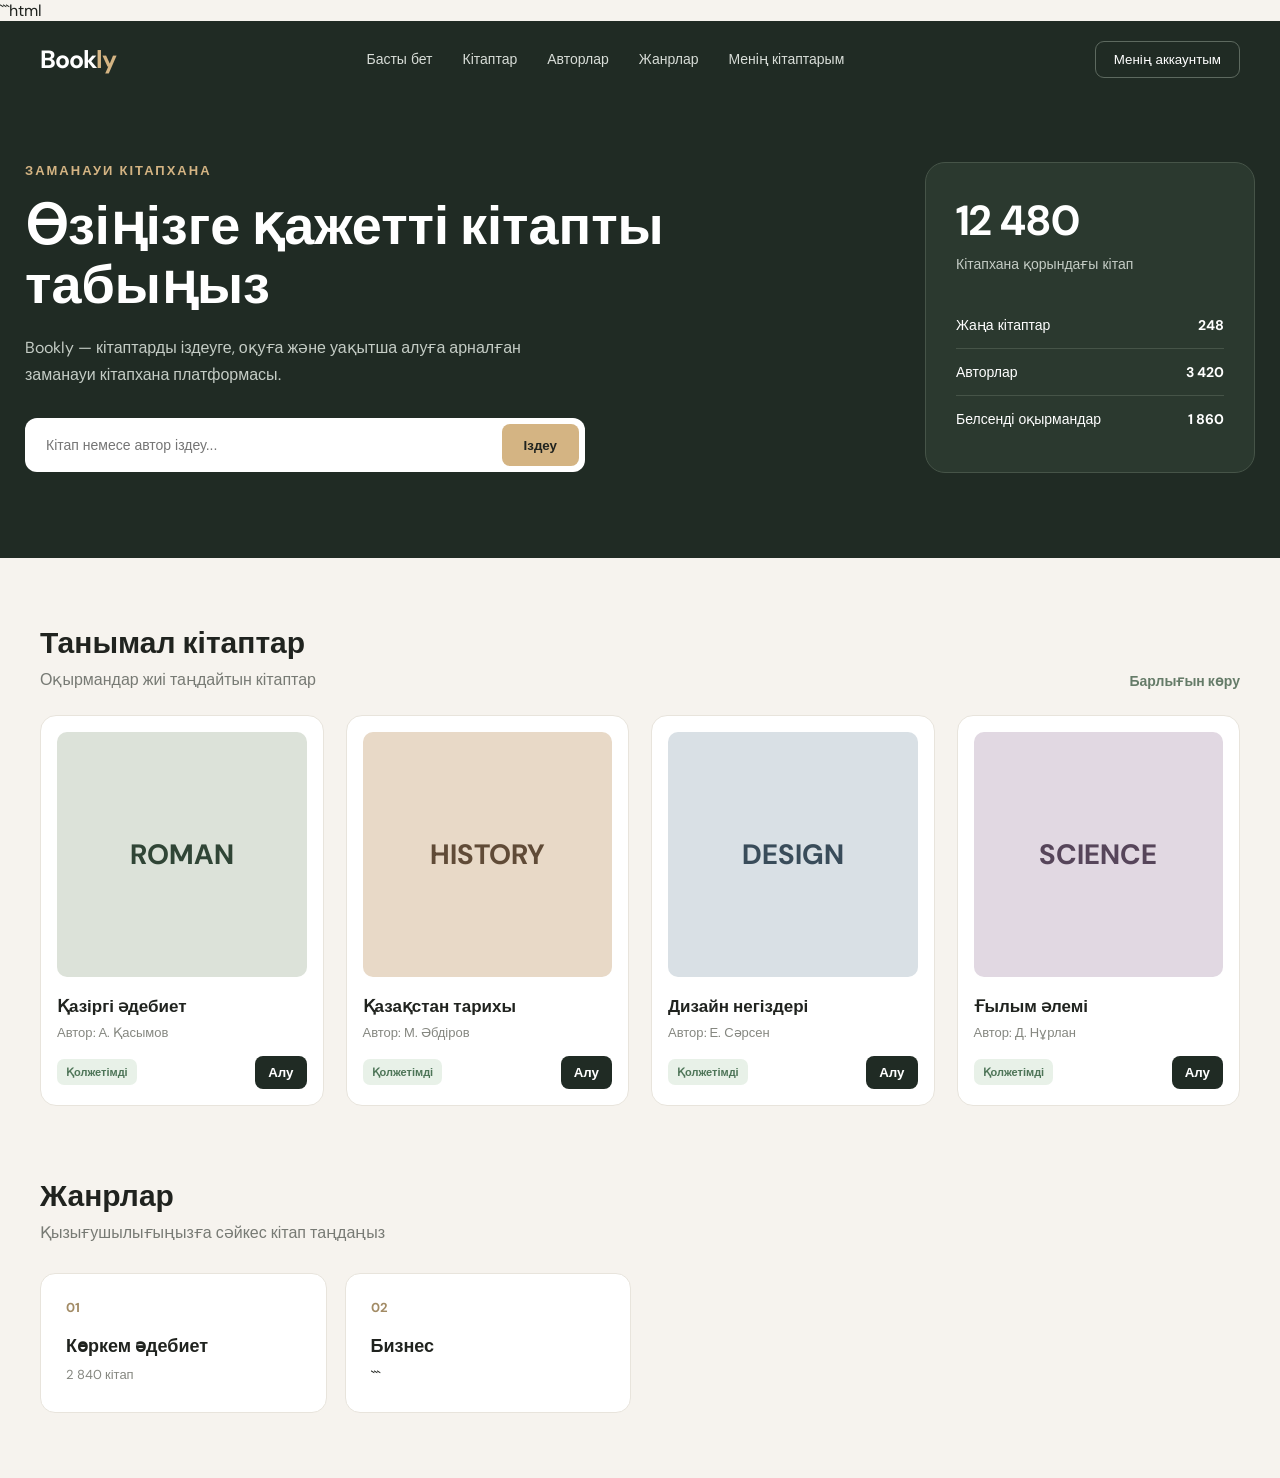
<file: 2html.html>
```html
<!DOCTYPE html>
<html lang="kk">
<head>
    <meta charset="UTF-8">
    <meta name="viewport" content="width=device-width, initial-scale=1.0">

    <title>Bookly — Кітапхана</title>

    <link rel="preconnect" href="https://fonts.googleapis.com">
    <link rel="preconnect" href="https://fonts.gstatic.com" crossorigin>
    <link href="https://fonts.googleapis.com/css2?family=DM+Sans:wght@400;500;600;700&display=swap" rel="stylesheet">

    <style>

        * {
            margin: 0;
            padding: 0;
            box-sizing: border-box;
        }

        body {
            font-family: "DM Sans", sans-serif;
            background: #f6f3ee;
            color: #20231f;
        }

        header {
            background: #202b24;
            color: white;
        }

        .navbar {
            max-width: 1250px;
            height: 76px;
            margin: auto;
            padding: 0 25px;

            display: flex;
            align-items: center;
            justify-content: space-between;
        }

        .logo {
            font-size: 25px;
            font-weight: 700;
            letter-spacing: -1px;
        }

        .logo span {
            color: #d4b483;
        }

        .nav {
            display: flex;
            gap: 30px;
        }

        .nav a {
            color: #d8ddd8;
            text-decoration: none;
            font-size: 14px;
            transition: 0.3s;
        }

        .nav a:hover {
            color: #d4b483;
        }

        .profile {
            border: 1px solid #5d695f;
            padding: 10px 18px;
            border-radius: 9px;
            color: white;
            background: transparent;
        }

        .hero {
            background: #202b24;
            color: white;
            padding: 65px 25px 85px;
        }

        .hero-inner {
            max-width: 1250px;
            margin: auto;

            display: flex;
            justify-content: space-between;
            align-items: center;
            gap: 60px;
        }

        .hero-text {
            max-width: 650px;
        }

        .small-title {
            color: #d4b483;
            font-size: 13px;
            font-weight: 700;
            text-transform: uppercase;
            letter-spacing: 2px;
            margin-bottom: 18px;
        }

        .hero h1 {
            font-size: 54px;
            line-height: 1.08;
            margin-bottom: 20px;
        }

        .hero p {
            color: #c4ccc5;
            line-height: 1.7;
            font-size: 16px;
            max-width: 570px;
            margin-bottom: 30px;
        }

        .search {
            display: flex;
            max-width: 560px;
            background: white;
            padding: 6px;
            border-radius: 12px;
        }

        .search input {
            flex: 1;
            border: none;
            outline: none;
            padding: 13px 15px;
            font-size: 14px;
        }

        .search button {
            background: #d4b483;
            color: #20231f;
            border: none;
            padding: 0 22px;
            border-radius: 8px;
            font-weight: 700;
            cursor: pointer;
        }

        .hero-stat {
            width: 330px;
            background: #2b392f;
            padding: 30px;
            border-radius: 20px;
            border: 1px solid #465448;
        }

        .hero-stat h2 {
            font-size: 42px;
            margin-bottom: 5px;
        }

        .hero-stat p {
            margin-bottom: 25px;
            font-size: 14px;
        }

        .stat-line {
            display: flex;
            justify-content: space-between;
            padding: 14px 0;
            border-bottom: 1px solid #465448;
            font-size: 14px;
        }

        .stat-line:last-child {
            border-bottom: none;
        }

        .content {
            max-width: 1250px;
            margin: auto;
            padding: 65px 25px;
        }

        .section-head {
            display: flex;
            justify-content: space-between;
            align-items: end;
            margin-bottom: 25px;
        }

        .section-head h2 {
            font-size: 30px;
        }

        .section-head p {
            color: #777a74;
            margin-top: 7px;
        }

        .link {
            color: #657b68;
            font-size: 14px;
            font-weight: 700;
        }

        .books {
            display: grid;
            grid-template-columns: repeat(4, 1fr);
            gap: 22px;
        }

        .book {
            background: white;
            border-radius: 16px;
            padding: 16px;
            border: 1px solid #e8e4dc;
            transition: 0.3s;
        }

        .book:hover {
            transform: translateY(-6px);
            box-shadow: 0 15px 35px rgba(32,43,36,0.09);
        }

        .book-cover {
            height: 245px;
            border-radius: 10px;
            background: #dce2d9;

            display: flex;
            align-items: center;
            justify-content: center;

            color: #304536;
            font-size: 28px;
            font-weight: 700;

            margin-bottom: 18px;
        }

        .book:nth-child(2) .book-cover {
            background: #e8d9c7;
            color: #604b37;
        }

        .book:nth-child(3) .book-cover {
            background: #d9e0e5;
            color: #394c5a;
        }

        .book:nth-child(4) .book-cover {
            background: #e1d8e2;
            color: #56455a;
        }

        .book h3 {
            font-size: 17px;
            margin-bottom: 7px;
        }

        .author {
            color: #858780;
            font-size: 13px;
            margin-bottom: 15px;
        }

        .book-bottom {
            display: flex;
            align-items: center;
            justify-content: space-between;
        }

        .status {
            color: #4e7558;
            background: #e8f1e8;
            padding: 6px 9px;
            border-radius: 7px;
            font-size: 11px;
            font-weight: 700;
        }

        .borrow {
            border: none;
            background: #202b24;
            color: white;
            padding: 9px 13px;
            border-radius: 8px;
            cursor: pointer;
            font-weight: 600;
        }

        .categories {
            display: grid;
            grid-template-columns: repeat(4, 1fr);
            gap: 18px;
            margin-top: 30px;
        }

        .category {
            background: white;
            padding: 25px;
            border-radius: 15px;
            border: 1px solid #e8e4dc;
            transition: 0.3s;
        }

        .category:hover {
            background: #202b24;
            color: white;
        }

        .category-number {
            font-size: 13px;
            color: #a28b65;
            font-weight: 700;
            margin-bottom: 18px;
        }

        .category h3 {
            margin-bottom: 8px;
            font-size: 18px;
        }

        .category p {
            color: #858780;
            font-size: 13px;
        }

        .category:hover p {
            color: #bfc7c0;
        }

        .library-info {
            background: #e5ded1;
            border-radius: 22px;
            padding: 45px;

            display: flex;
            justify-content: space-between;
            align-items: center;
            gap: 40px;

            margin-top: 70px;
        }

        .library-info h2 {
            font-size: 30px;
            margin-bottom: 12px;
        }

        .library-info p {
            color: #66685f;
            line-height: 1.6;
            max-width: 600px;
        }

        .info-button {
            background: #202b24;
            color: white;
            border: none;
            padding: 14px 22px;
            border-radius: 9px;
            font-weight: 600;
            cursor: pointer;
            white-space: nowrap;
        }

        footer {
            background: #202b24;
            color: #aeb7af;
            padding: 35px 20px;
            text-align: center;
            font-size: 13px;
        }

        @media (max-width: 950px) {

            .nav {
                display: none;
            }

            .hero-inner {
                flex-direction: column;
                align-items: flex-start;
            }

            .hero-stat {
                width: 100%;
                max-width: 500px;
            }

            .books {
                grid-template-columns: repeat(2, 1fr);
            }

            .categories {
                grid-template-columns: repeat(2, 1fr);
            }

        }

        @media (max-width: 600px) {

            .hero {
                padding-top: 45px;
            }

            .hero h1 {
                font-size: 38px;
            }

            .search {
                flex-direction: column;
                gap: 5px;
            }

            .search button {
                height: 45px;
            }

            .books {
                grid-template-columns: 1fr;
            }

            .categories {
                grid-template-columns: 1fr;
            }

            .library-info {
                padding: 30px;
                flex-direction: column;
                align-items: flex-start;
            }

        }

    </style>
</head>

<body>

<header>

    <div class="navbar">

        <div class="logo">
            Book<span>ly</span>
        </div>

        <nav class="nav">
            <a href="#">Басты бет</a>
            <a href="#">Кітаптар</a>
            <a href="#">Авторлар</a>
            <a href="#">Жанрлар</a>
            <a href="#">Менің кітаптарым</a>
        </nav>

        <button class="profile">
            Менің аккаунтым
        </button>

    </div>

</header>


<section class="hero">

    <div class="hero-inner">

        <div class="hero-text">

            <div class="small-title">
                Заманауи кітапхана
            </div>

            <h1>
                Өзіңізге қажетті кітапты табыңыз
            </h1>

            <p>
                Bookly — кітаптарды іздеуге, оқуға және уақытша
                алуға арналған заманауи кітапхана платформасы.
            </p>

            <div class="search">

                <input
                    type="text"
                    placeholder="Кітап немесе автор іздеу..."
                >

                <button>
                    Іздеу
                </button>

            </div>

        </div>


        <div class="hero-stat">

            <h2>12 480</h2>

            <p>
                Кітапхана қорындағы кітап
            </p>

            <div class="stat-line">
                <span>Жаңа кітаптар</span>
                <strong>248</strong>
            </div>

            <div class="stat-line">
                <span>Авторлар</span>
                <strong>3 420</strong>
            </div>

            <div class="stat-line">
                <span>Белсенді оқырмандар</span>
                <strong>1 860</strong>
            </div>

        </div>

    </div>

</section>


<main class="content">


    <section>

        <div class="section-head">

            <div>
                <h2>Танымал кітаптар</h2>
                <p>Оқырмандар жиі таңдайтын кітаптар</p>
            </div>

            <div class="link">
                Барлығын көру
            </div>

        </div>


        <div class="books">


            <div class="book">

                <div class="book-cover">
                    ROMAN
                </div>

                <h3>
                    Қазіргі әдебиет
                </h3>

                <div class="author">
                    Автор: А. Қасымов
                </div>

                <div class="book-bottom">

                    <span class="status">
                        Қолжетімді
                    </span>

                    <button class="borrow">
                        Алу
                    </button>

                </div>

            </div>


            <div class="book">

                <div class="book-cover">
                    HISTORY
                </div>

                <h3>
                    Қазақстан тарихы
                </h3>

                <div class="author">
                    Автор: М. Әбдіров
                </div>

                <div class="book-bottom">

                    <span class="status">
                        Қолжетімді
                    </span>

                    <button class="borrow">
                        Алу
                    </button>

                </div>

            </div>


            <div class="book">

                <div class="book-cover">
                    DESIGN
                </div>

                <h3>
                    Дизайн негіздері
                </h3>

                <div class="author">
                    Автор: Е. Сәрсен
                </div>

                <div class="book-bottom">

                    <span class="status">
                        Қолжетімді
                    </span>

                    <button class="borrow">
                        Алу
                    </button>

                </div>

            </div>


            <div class="book">

                <div class="book-cover">
                    SCIENCE
                </div>

                <h3>
                    Ғылым әлемі
                </h3>

                <div class="author">
                    Автор: Д. Нұрлан
                </div>

                <div class="book-bottom">

                    <span class="status">
                        Қолжетімді
                    </span>

                    <button class="borrow">
                        Алу
                    </button>

                </div>

            </div>


        </div>

    </section>


    <section style="margin-top: 70px;">

        <div class="section-head">

            <div>
                <h2>Жанрлар</h2>
                <p>Қызығушылығыңызға сәйкес кітап таңдаңыз</p>
            </div>

        </div>


        <div class="categories">


            <div class="category">

                <div class="category-number">
                    01
                </div>

                <h3>
                    Көркем әдебиет
                </h3>

                <p>
                    2 840 кітап
                </p>

            </div>


            <div class="category">

                <div class="category-number">
                    02
                </div>

                <h3>
                    Бизнес
                </h3>
```
</file>
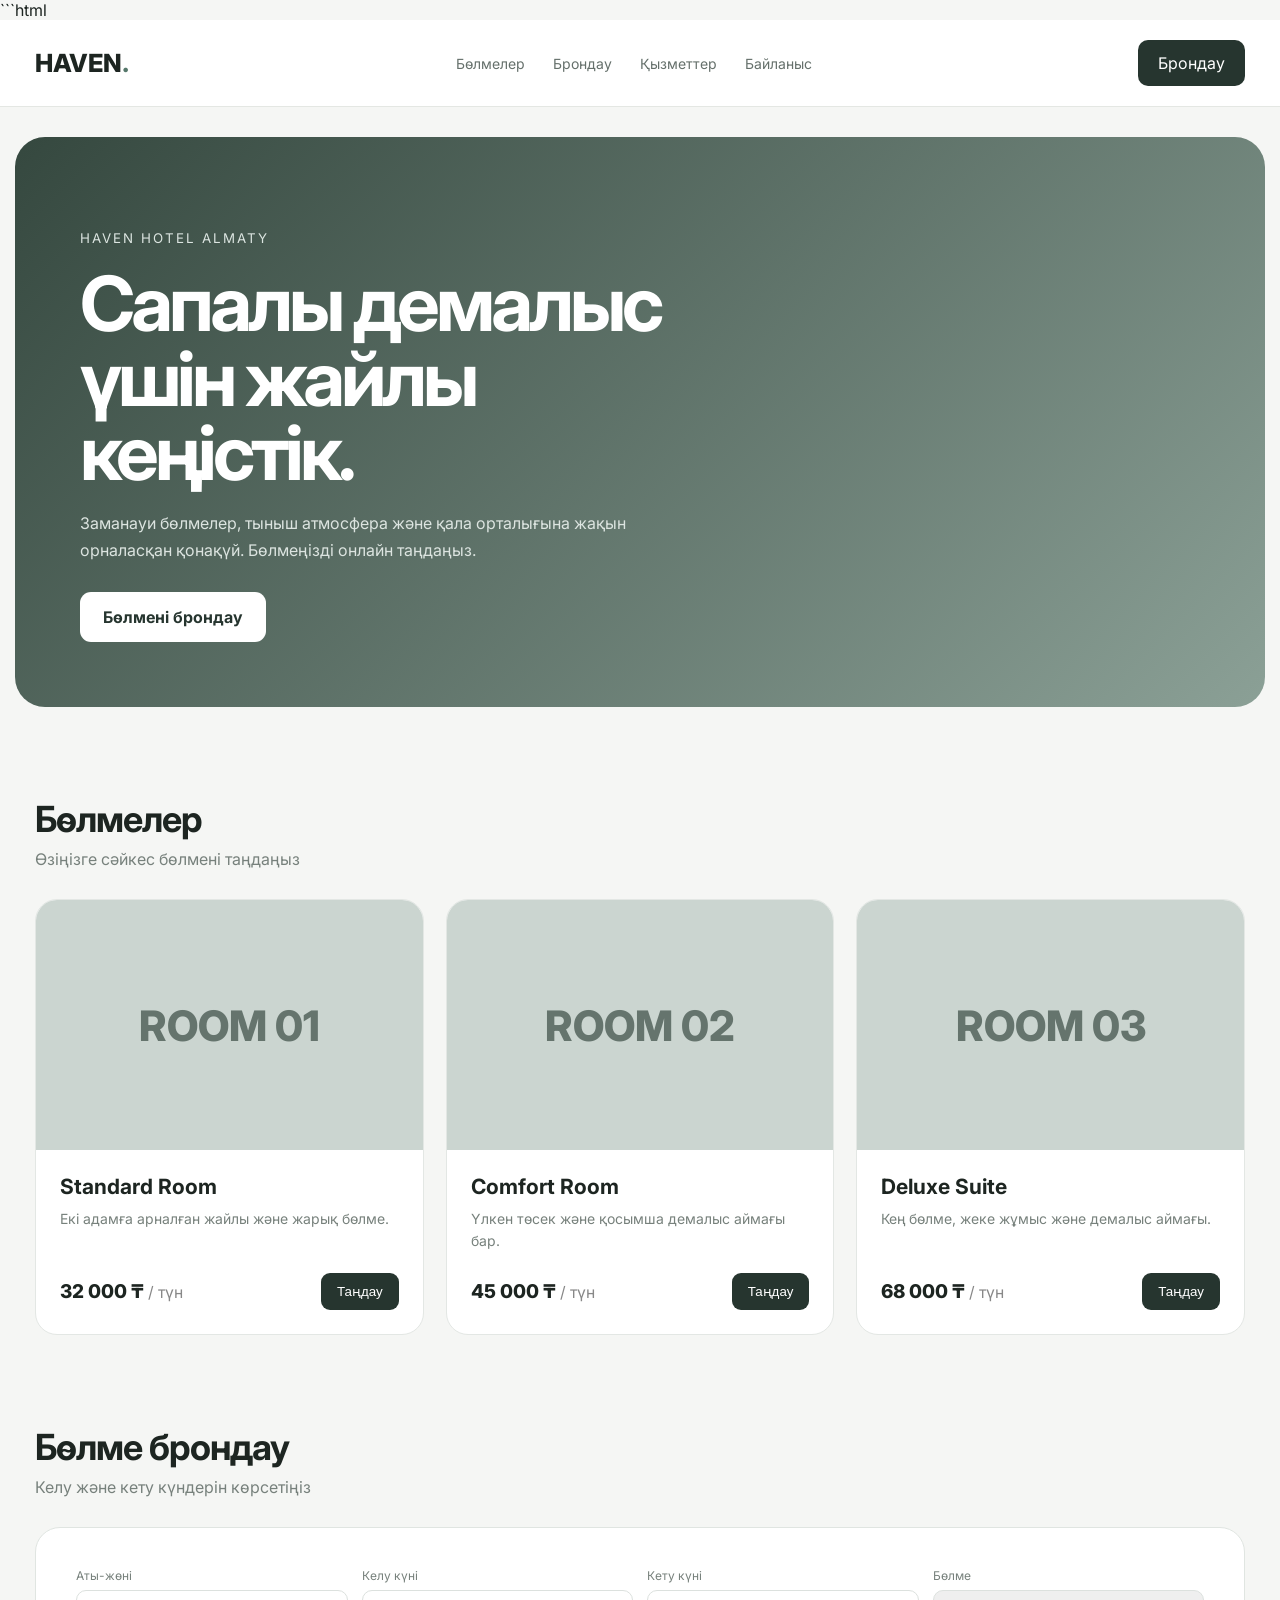
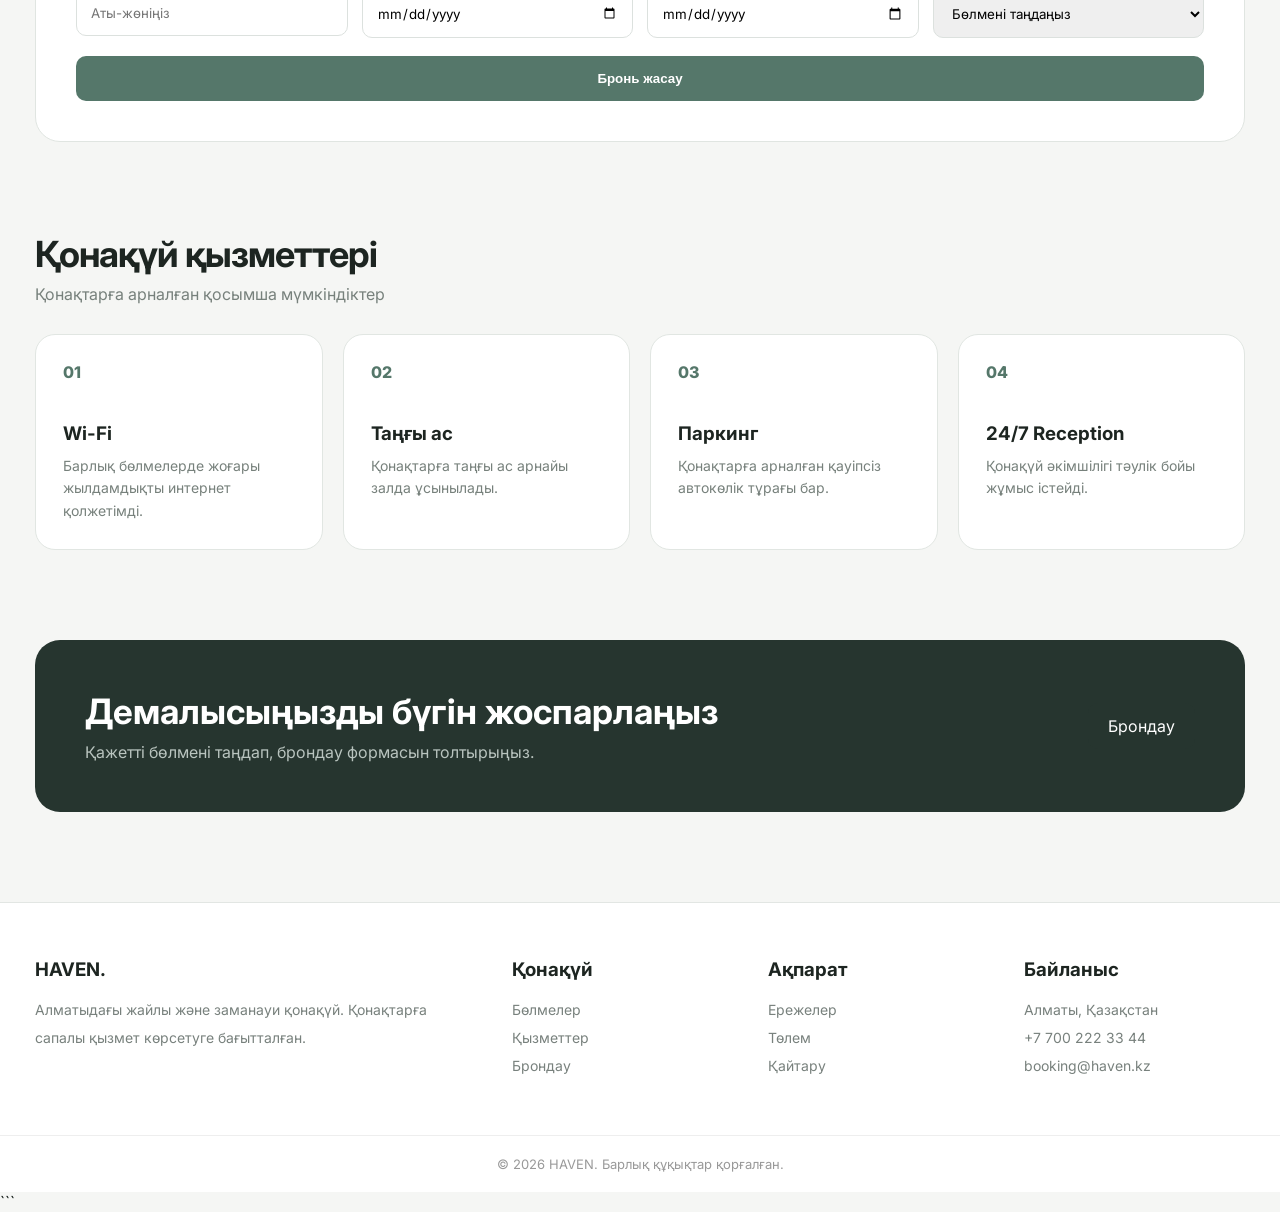
<file: 5html.html>
```html
<!DOCTYPE html>
<html lang="kk">
<head>
    <meta charset="UTF-8">
    <meta name="viewport" content="width=device-width, initial-scale=1.0">

    <title>HAVEN — Қонақүй брондау</title>

    <link rel="preconnect" href="https://fonts.googleapis.com">
    <link rel="preconnect" href="https://fonts.gstatic.com" crossorigin>
    <link href="https://fonts.googleapis.com/css2?family=Inter:wght@400;500;600;700;800&display=swap" rel="stylesheet">

    <style>
        * {
            margin: 0;
            padding: 0;
            box-sizing: border-box;
        }

        html {
            scroll-behavior: smooth;
        }

        body {
            font-family: "Inter", sans-serif;
            background: #f5f6f4;
            color: #1d2521;
        }

        a {
            text-decoration: none;
            color: inherit;
        }

        header {
            background: #fff;
            position: sticky;
            top: 0;
            z-index: 100;
            border-bottom: 1px solid #e4e7e3;
        }

        .header {
            max-width: 1250px;
            margin: auto;
            padding: 20px;
            display: flex;
            justify-content: space-between;
            align-items: center;
        }

        .logo {
            font-size: 25px;
            font-weight: 800;
        }

        .logo span {
            color: #55776a;
        }

        nav {
            display: flex;
            gap: 28px;
            color: #65706b;
            font-size: 14px;
        }

        .book-btn {
            background: #26352f;
            color: #fff;
            padding: 13px 20px;
            border-radius: 10px;
        }

        .hero {
            max-width: 1250px;
            margin: 30px auto;
            min-height: 570px;
            border-radius: 30px;
            padding: 65px;
            display: flex;
            align-items: end;
            background: linear-gradient(135deg,#35483f,#8ba096);
            color: #fff;
        }

        .hero-content {
            max-width: 650px;
        }

        .hero small {
            text-transform: uppercase;
            letter-spacing: 2px;
            color: #dce5e1;
        }

        .hero h1 {
            font-size: clamp(45px,6vw,76px);
            line-height: .98;
            letter-spacing: -4px;
            margin: 20px 0;
        }

        .hero p {
            color: #dce4e0;
            line-height: 1.7;
            max-width: 580px;
            margin-bottom: 28px;
        }

        .hero a {
            display: inline-block;
            background: #fff;
            color: #26352f;
            padding: 15px 23px;
            border-radius: 11px;
            font-weight: 700;
        }

        .section {
            max-width: 1250px;
            margin: 90px auto;
            padding: 0 20px;
        }

        .section-title {
            margin-bottom: 30px;
        }

        .section-title h2 {
            font-size: 36px;
            letter-spacing: -1px;
        }

        .section-title p {
            margin-top: 8px;
            color: #77817c;
        }

        .rooms {
            display: grid;
            grid-template-columns: repeat(3,1fr);
            gap: 22px;
        }

        .room {
            background: #fff;
            border-radius: 22px;
            overflow: hidden;
            border: 1px solid #e3e7e4;
        }

        .room-image {
            height: 250px;
            background: #cbd5d0;
            display: flex;
            align-items: center;
            justify-content: center;
            font-size: 42px;
            color: #65746d;
            font-weight: 800;
        }

        .room-info {
            padding: 24px;
        }

        .room-info h3 {
            font-size: 21px;
            margin-bottom: 9px;
        }

        .room-info p {
            color: #77817c;
            font-size: 14px;
            line-height: 1.6;
            min-height: 45px;
        }

        .room-bottom {
            margin-top: 20px;
            display: flex;
            justify-content: space-between;
            align-items: center;
        }

        .price {
            font-weight: 800;
            font-size: 19px;
        }

        .price small {
            color: #888;
            font-weight: 400;
        }

        .room-bottom button {
            background: #26352f;
            color: #fff;
            border: none;
            padding: 11px 16px;
            border-radius: 9px;
        }

        .booking {
            background: #fff;
            border: 1px solid #e0e5e1;
            border-radius: 25px;
            padding: 40px;
        }

        .booking-grid {
            display: grid;
            grid-template-columns: repeat(4,1fr);
            gap: 14px;
        }

        .field label {
            display: block;
            font-size: 12px;
            color: #77817c;
            margin-bottom: 7px;
        }

        .field input,
        .field select {
            width: 100%;
            padding: 14px;
            border: 1px solid #dce1de;
            border-radius: 10px;
            font-family: inherit;
        }

        .booking button {
            width: 100%;
            margin-top: 18px;
            padding: 15px;
            border: none;
            background: #55776a;
            color: #fff;
            border-radius: 10px;
            font-weight: 700;
        }

        .services {
            display: grid;
            grid-template-columns: repeat(4,1fr);
            gap: 20px;
        }

        .service {
            padding: 27px;
            background: #fff;
            border-radius: 20px;
            border: 1px solid #e1e6e2;
        }

        .service-number {
            color: #55776a;
            font-weight: 800;
            margin-bottom: 40px;
        }

        .service h3 {
            margin-bottom: 10px;
        }

        .service p {
            color: #77817c;
            line-height: 1.6;
            font-size: 14px;
        }

        .info-banner {
            background: #26352f;
            color: #fff;
            border-radius: 25px;
            padding: 50px;
            display: flex;
            justify-content: space-between;
            align-items: center;
            gap: 30px;
        }

        .info-banner h2 {
            font-size: 35px;
            margin-bottom: 10px;
        }

        .info-banner p {
            color: #b9c4bf;
        }

        footer {
            margin-top: 90px;
            background: #fff;
            border-top: 1px solid #e2e6e3;
        }

        .footer {
            max-width: 1250px;
            margin: auto;
            padding: 55px 20px;
            display: grid;
            grid-template-columns: 2fr 1fr 1fr 1fr;
            gap: 35px;
        }

        footer h3 {
            margin-bottom: 15px;
        }

        footer p,
        footer a {
            color: #78817d;
            font-size: 14px;
            line-height: 2;
        }

        .copyright {
            border-top: 1px solid #eee;
            text-align: center;
            padding: 20px;
            color: #999;
            font-size: 13px;
        }

        @media(max-width:900px) {
            nav {
                display: none;
            }

            .hero {
                margin: 15px;
                padding: 40px 25px;
            }

            .rooms,
            .services {
                grid-template-columns: repeat(2,1fr);
            }

            .booking-grid {
                grid-template-columns: repeat(2,1fr);
            }

            .footer {
                grid-template-columns: repeat(2,1fr);
            }
        }

        @media(max-width:550px) {
            .rooms,
            .services,
            .booking-grid,
            .footer {
                grid-template-columns: 1fr;
            }

            .booking,
            .info-banner {
                padding: 25px;
            }
        }
    </style>
</head>

<body>

<header>
    <div class="header">
        <a href="#" class="logo">HAVEN<span>.</span></a>

        <nav>
            <a href="#rooms">Бөлмелер</a>
            <a href="#booking">Брондау</a>
            <a href="#services">Қызметтер</a>
            <a href="#contact">Байланыс</a>
        </nav>

        <a href="#booking" class="book-btn">Брондау</a>
    </div>
</header>

<section class="hero">
    <div class="hero-content">
        <small>Haven Hotel Almaty</small>

        <h1>Сапалы демалыс үшін жайлы кеңістік.</h1>

        <p>
            Заманауи бөлмелер, тыныш атмосфера және қала орталығына
            жақын орналасқан қонақүй. Бөлмеңізді онлайн таңдаңыз.
        </p>

        <a href="#booking">Бөлмені брондау</a>
    </div>
</section>

<section class="section" id="rooms">
    <div class="section-title">
        <h2>Бөлмелер</h2>
        <p>Өзіңізге сәйкес бөлмені таңдаңыз</p>
    </div>

    <div class="rooms">

        <div class="room">
            <div class="room-image">ROOM 01</div>
            <div class="room-info">
                <h3>Standard Room</h3>
                <p>Екі адамға арналған жайлы және жарық бөлме.</p>

                <div class="room-bottom">
                    <span class="price">32 000 ₸ <small>/ түн</small></span>
                    <button onclick="chooseRoom('Standard Room')">Таңдау</button>
                </div>
            </div>
        </div>

        <div class="room">
            <div class="room-image">ROOM 02</div>
            <div class="room-info">
                <h3>Comfort Room</h3>
                <p>Үлкен төсек және қосымша демалыс аймағы бар.</p>

                <div class="room-bottom">
                    <span class="price">45 000 ₸ <small>/ түн</small></span>
                    <button onclick="chooseRoom('Comfort Room')">Таңдау</button>
                </div>
            </div>
        </div>

        <div class="room">
            <div class="room-image">ROOM 03</div>
            <div class="room-info">
                <h3>Deluxe Suite</h3>
                <p>Кең бөлме, жеке жұмыс және демалыс аймағы.</p>

                <div class="room-bottom">
                    <span class="price">68 000 ₸ <small>/ түн</small></span>
                    <button onclick="chooseRoom('Deluxe Suite')">Таңдау</button>
                </div>
            </div>
        </div>

    </div>
</section>

<section class="section" id="booking">
    <div class="section-title">
        <h2>Бөлме брондау</h2>
        <p>Келу және кету күндерін көрсетіңіз</p>
    </div>

    <div class="booking">
        <form onsubmit="bookHotel(event)">

            <div class="booking-grid">

                <div class="field">
                    <label>Аты-жөні</label>
                    <input type="text" required placeholder="Аты-жөніңіз">
                </div>

                <div class="field">
                    <label>Келу күні</label>
                    <input type="date" required>
                </div>

                <div class="field">
                    <label>Кету күні</label>
                    <input type="date" required>
                </div>

                <div class="field">
                    <label>Бөлме</label>
                    <select id="roomSelect" required>
                        <option value="">Бөлмені таңдаңыз</option>
                        <option>Standard Room</option>
                        <option>Comfort Room</option>
                        <option>Deluxe Suite</option>
                    </select>
                </div>

            </div>

            <button type="submit">Бронь жасау</button>
        </form>
    </div>
</section>

<section class="section" id="services">
    <div class="section-title">
        <h2>Қонақүй қызметтері</h2>
        <p>Қонақтарға арналған қосымша мүмкіндіктер</p>
    </div>

    <div class="services">

        <div class="service">
            <div class="service-number">01</div>
            <h3>Wi-Fi</h3>
            <p>Барлық бөлмелерде жоғары жылдамдықты интернет қолжетімді.</p>
        </div>

        <div class="service">
            <div class="service-number">02</div>
            <h3>Таңғы ас</h3>
            <p>Қонақтарға таңғы ас арнайы залда ұсынылады.</p>
        </div>

        <div class="service">
            <div class="service-number">03</div>
            <h3>Паркинг</h3>
            <p>Қонақтарға арналған қауіпсіз автокөлік тұрағы бар.</p>
        </div>

        <div class="service">
            <div class="service-number">04</div>
            <h3>24/7 Reception</h3>
            <p>Қонақүй әкімшілігі тәулік бойы жұмыс істейді.</p>
        </div>

    </div>
</section>

<section class="section">
    <div class="info-banner">
        <div>
            <h2>Демалысыңызды бүгін жоспарлаңыз</h2>
            <p>Қажетті бөлмені таңдап, брондау формасын толтырыңыз.</p>
        </div>

        <a href="#booking" class="book-btn">Брондау</a>
    </div>
</section>

<footer id="contact">

    <div class="footer">

        <div>
            <h3>HAVEN.</h3>
            <p>
                Алматыдағы жайлы және заманауи қонақүй.
                Қонақтарға сапалы қызмет көрсетуге бағытталған.
            </p>
        </div>

        <div>
            <h3>Қонақүй</h3>
            <a href="#rooms">Бөлмелер</a><br>
            <a href="#services">Қызметтер</a><br>
            <a href="#booking">Брондау</a>
        </div>

        <div>
            <h3>Ақпарат</h3>
            <a href="#">Ережелер</a><br>
            <a href="#">Төлем</a><br>
            <a href="#">Қайтару</a>
        </div>

        <div>
            <h3>Байланыс</h3>
            <p>Алматы, Қазақстан</p>
            <p>+7 700 222 33 44</p>
            <p>booking@haven.kz</p>
        </div>

    </div>

    <div class="copyright">
        © 2026 HAVEN. Барлық құқықтар қорғалған.
    </div>

</footer>

<script>
    function chooseRoom(room) {
        document.getElementById("roomSelect").value = room;
        document.getElementById("booking").scrollIntoView({
            behavior: "smooth"
        });
    }

    function bookHotel(event) {
        event.preventDefault();
        alert("Брондау өтінімі қабылданды. Менеджер сізбен байланысады.");
    }
</script>

</body>
</html>
```
</file>
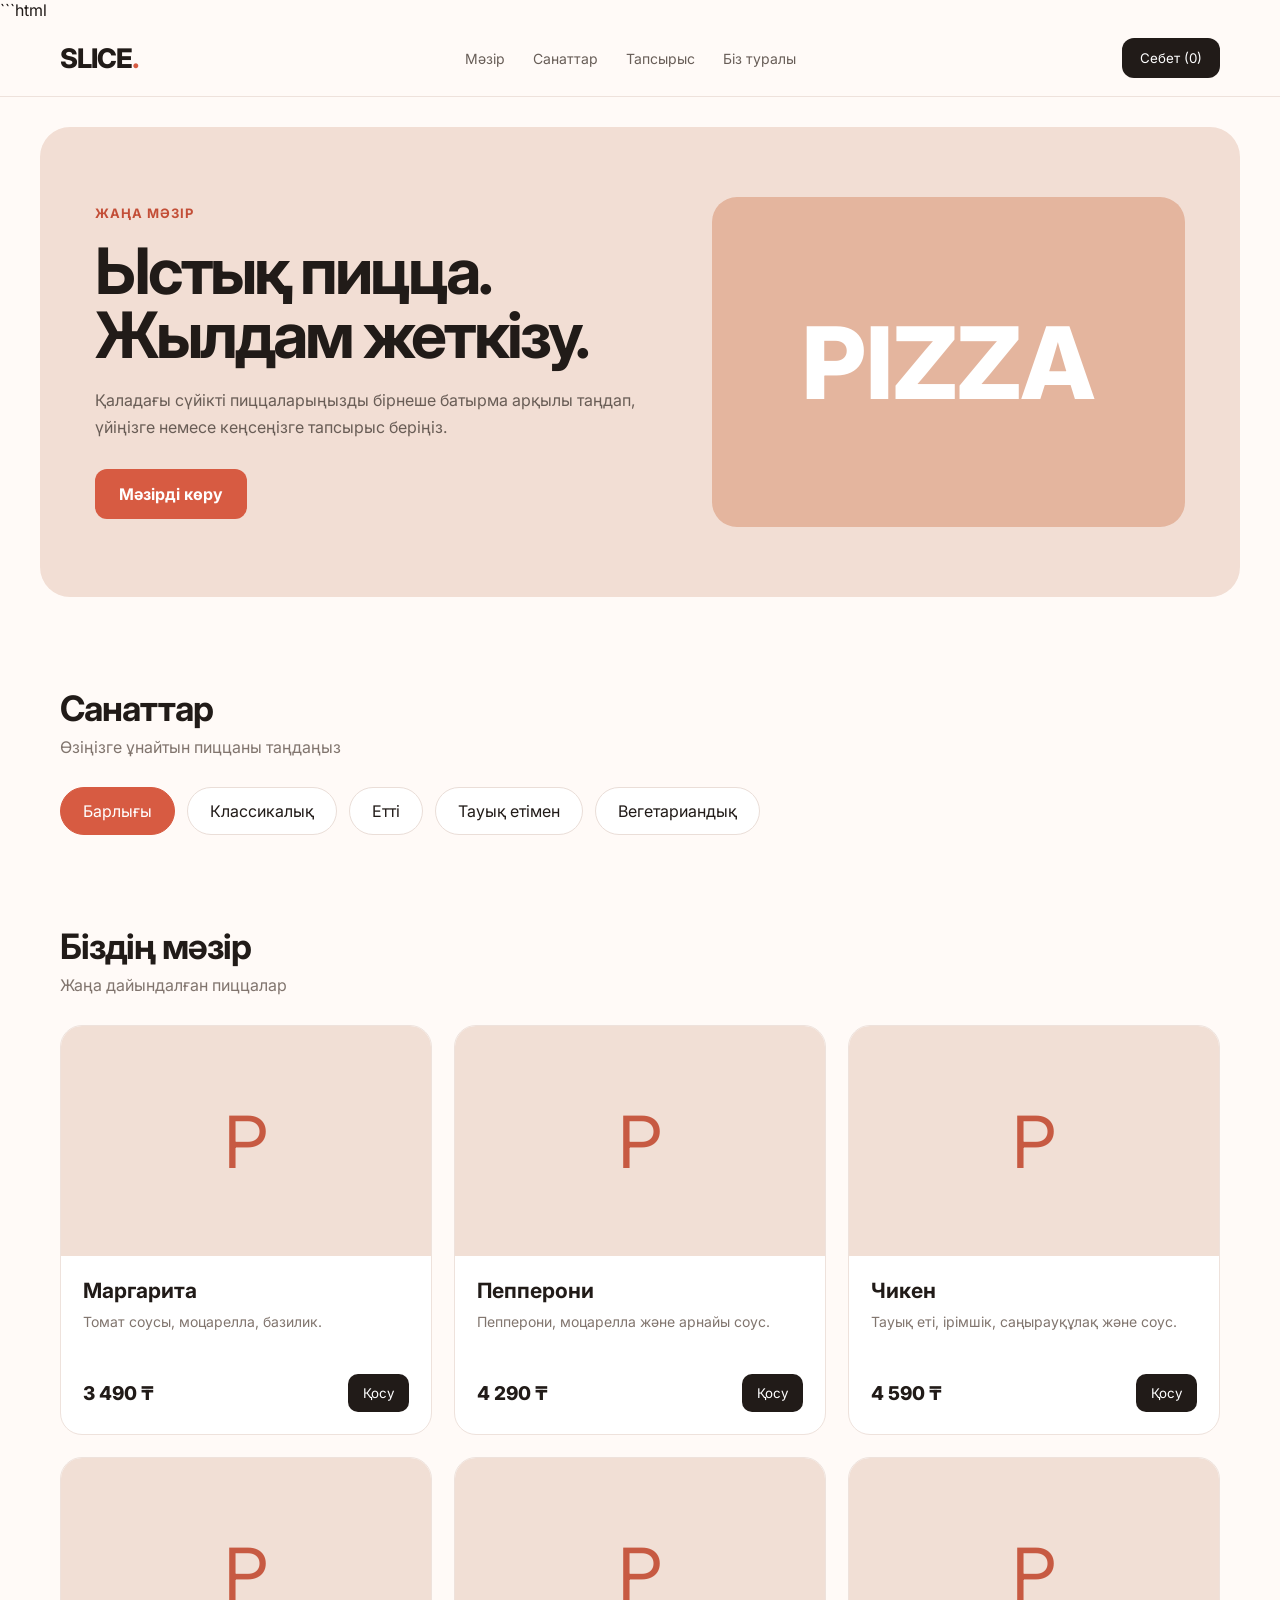
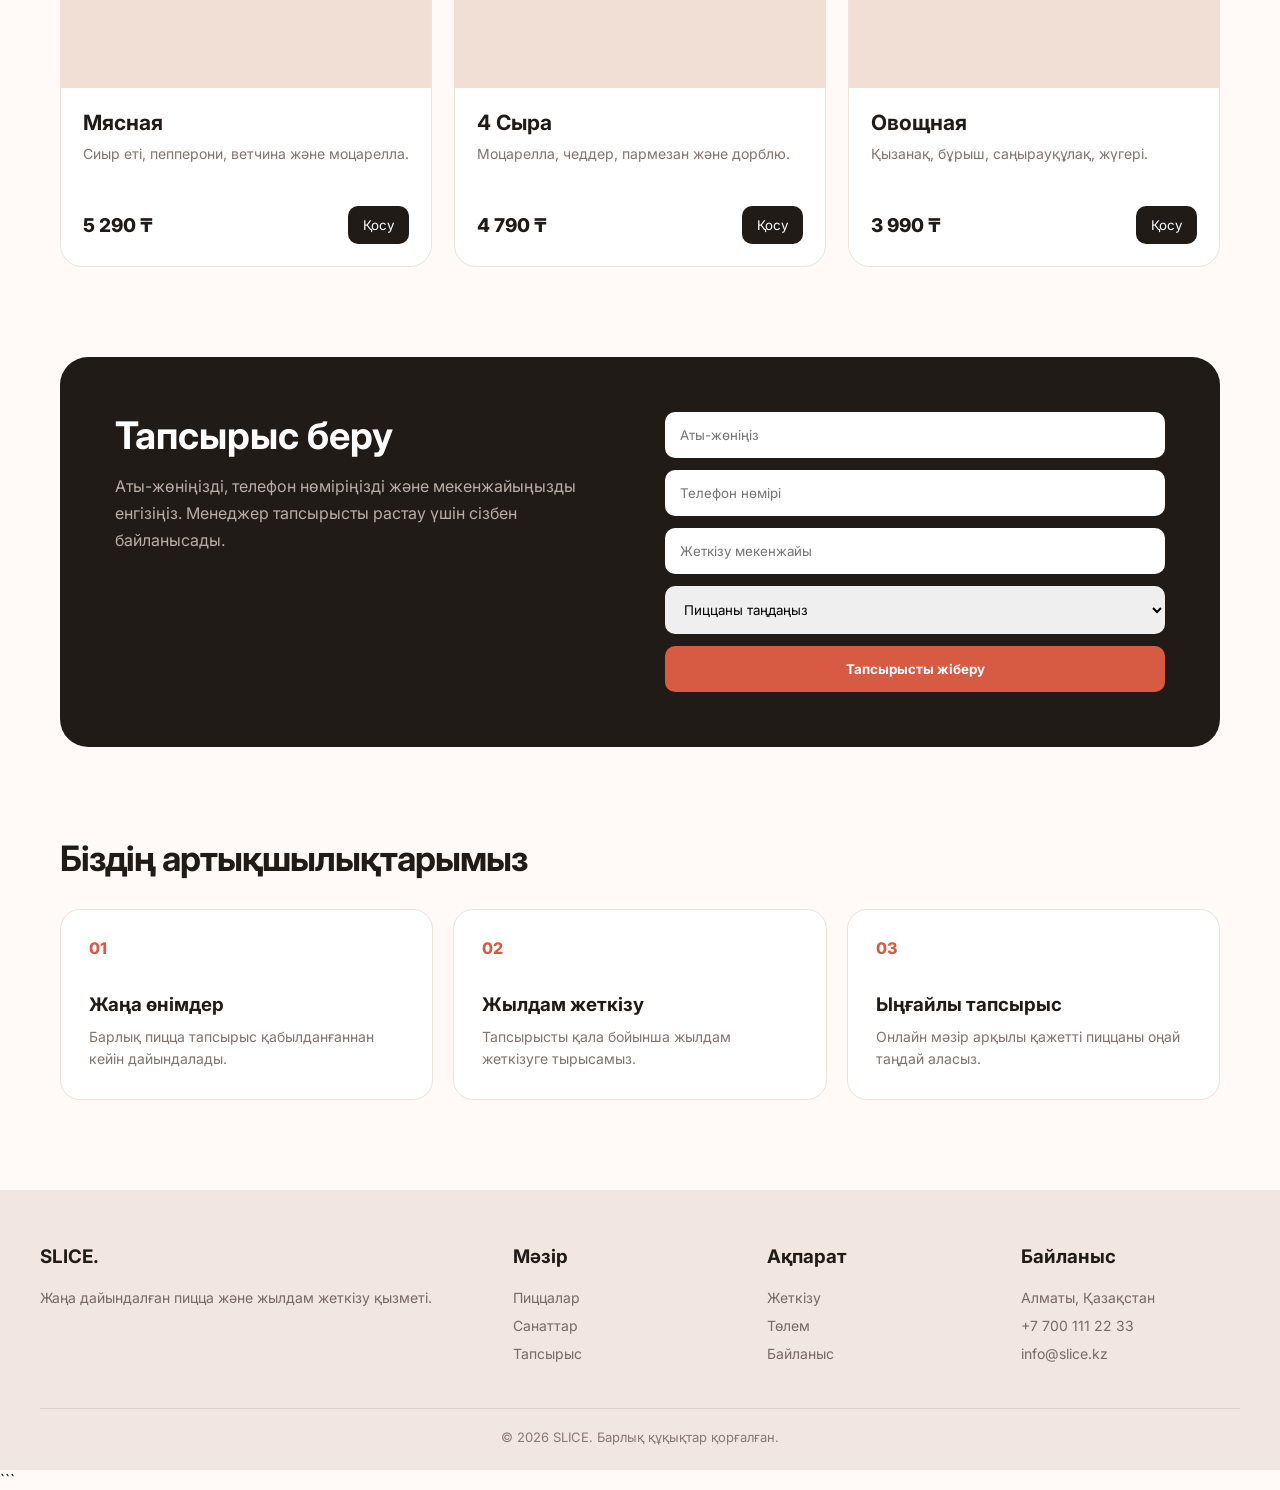
<file: ```4html.html>
```html
<!DOCTYPE html>
<html lang="kk">
<head>
    <meta charset="UTF-8">
    <meta name="viewport" content="width=device-width, initial-scale=1.0">

    <title>SLICE — Пиццаға тапсырыс беру</title>

    <link rel="preconnect" href="https://fonts.googleapis.com">
    <link rel="preconnect" href="https://fonts.gstatic.com" crossorigin>
    <link href="https://fonts.googleapis.com/css2?family=Inter:wght@400;500;600;700;800&display=swap" rel="stylesheet">

    <style>
        * {
            margin: 0;
            padding: 0;
            box-sizing: border-box;
        }

        html {
            scroll-behavior: smooth;
        }

        body {
            font-family: "Inter", sans-serif;
            background: #fffaf7;
            color: #211b18;
        }

        a {
            text-decoration: none;
            color: inherit;
        }

        button {
            font-family: inherit;
            cursor: pointer;
        }

        header {
            position: sticky;
            top: 0;
            z-index: 100;
            background: rgba(255,250,247,.94);
            backdrop-filter: blur(12px);
            border-bottom: 1px solid #eee2dc;
        }

        .header {
            max-width: 1200px;
            margin: auto;
            padding: 18px 20px;
            display: flex;
            align-items: center;
            justify-content: space-between;
        }

        .logo {
            font-size: 27px;
            font-weight: 800;
            letter-spacing: -1px;
        }

        .logo span {
            color: #d75b42;
        }

        nav {
            display: flex;
            gap: 28px;
            color: #685e58;
            font-size: 14px;
        }

        nav a:hover {
            color: #d75b42;
        }

        .cart {
            border: none;
            background: #211b18;
            color: white;
            padding: 12px 18px;
            border-radius: 12px;
        }

        .hero {
            max-width: 1200px;
            margin: 30px auto;
            padding: 70px 55px;
            border-radius: 30px;
            background: #f2ded4;
            display: grid;
            grid-template-columns: 1.2fr 1fr;
            gap: 50px;
            align-items: center;
        }

        .hero-label {
            color: #c34e37;
            font-weight: 700;
            font-size: 13px;
            text-transform: uppercase;
            letter-spacing: 1px;
            margin-bottom: 18px;
        }

        .hero h1 {
            font-size: clamp(42px,5vw,65px);
            line-height: 1;
            letter-spacing: -3px;
            margin-bottom: 20px;
        }

        .hero p {
            color: #695d56;
            line-height: 1.7;
            margin-bottom: 28px;
        }

        .main-btn {
            display: inline-block;
            padding: 15px 24px;
            border-radius: 12px;
            background: #d75b42;
            color: white;
            font-weight: 700;
        }

        .pizza-visual {
            height: 330px;
            border-radius: 25px;
            background: #e4b59e;
            display: flex;
            align-items: center;
            justify-content: center;
            font-size: 100px;
            color: #fff;
            font-weight: 800;
        }

        .section {
            max-width: 1200px;
            margin: 90px auto;
            padding: 0 20px;
        }

        .title {
            margin-bottom: 30px;
        }

        .title h2 {
            font-size: 35px;
            letter-spacing: -1px;
        }

        .title p {
            color: #81756e;
            margin-top: 8px;
        }

        .categories {
            display: flex;
            gap: 12px;
            flex-wrap: wrap;
        }

        .category {
            padding: 13px 22px;
            background: #fff;
            border: 1px solid #eaded8;
            border-radius: 50px;
            cursor: pointer;
        }

        .category.active,
        .category:hover {
            background: #d75b42;
            color: #fff;
            border-color: #d75b42;
        }

        .pizzas {
            display: grid;
            grid-template-columns: repeat(3,1fr);
            gap: 22px;
        }

        .pizza-card {
            background: #fff;
            border: 1px solid #eee2dc;
            border-radius: 22px;
            overflow: hidden;
            transition: .3s;
        }

        .pizza-card:hover {
            transform: translateY(-6px);
            box-shadow: 0 20px 40px rgba(100,60,40,.08);
        }

        .pizza-img {
            height: 230px;
            background: #f1dfd5;
            display: flex;
            align-items: center;
            justify-content: center;
            font-size: 72px;
            color: #c75a42;
        }

        .pizza-info {
            padding: 22px;
        }

        .pizza-info h3 {
            font-size: 21px;
            margin-bottom: 8px;
        }

        .pizza-info p {
            color: #81756e;
            font-size: 14px;
            line-height: 1.6;
            min-height: 45px;
        }

        .pizza-bottom {
            margin-top: 18px;
            display: flex;
            align-items: center;
            justify-content: space-between;
        }

        .price {
            font-size: 19px;
            font-weight: 800;
        }

        .add {
            border: none;
            background: #211b18;
            color: #fff;
            padding: 11px 15px;
            border-radius: 10px;
        }

        .order {
            background: #211b18;
            color: #fff;
            border-radius: 28px;
            padding: 55px;
            display: grid;
            grid-template-columns: 1fr 1fr;
            gap: 50px;
        }

        .order h2 {
            font-size: 38px;
            margin-bottom: 15px;
        }

        .order p {
            color: #b9ada7;
            line-height: 1.7;
        }

        .order-form {
            display: grid;
            gap: 12px;
        }

        .order-form input,
        .order-form select {
            padding: 15px;
            border-radius: 10px;
            border: none;
            font-family: inherit;
        }

        .order-form button {
            padding: 15px;
            border: none;
            background: #d75b42;
            color: white;
            border-radius: 10px;
            font-weight: 700;
        }

        .advantages {
            display: grid;
            grid-template-columns: repeat(3,1fr);
            gap: 20px;
        }

        .advantage {
            padding: 28px;
            background: #fff;
            border: 1px solid #eee2dc;
            border-radius: 20px;
        }

        .number {
            color: #d75b42;
            font-weight: 800;
            margin-bottom: 35px;
        }

        .advantage h3 {
            margin-bottom: 10px;
        }

        .advantage p {
            color: #81756e;
            line-height: 1.6;
            font-size: 14px;
        }

        footer {
            background: #f1e6e0;
            padding: 55px 20px 25px;
        }

        .footer {
            max-width: 1200px;
            margin: auto;
            display: grid;
            grid-template-columns: 2fr 1fr 1fr 1fr;
            gap: 35px;
        }

        footer h3 {
            margin-bottom: 16px;
        }

        footer p,
        footer a {
            color: #776a63;
            font-size: 14px;
            line-height: 2;
        }

        .copyright {
            max-width: 1200px;
            margin: 40px auto 0;
            padding-top: 20px;
            border-top: 1px solid #ddcec6;
            text-align: center;
            color: #887a72;
            font-size: 13px;
        }

        @media(max-width: 800px) {
            nav {
                display: none;
            }

            .hero,
            .order {
                grid-template-columns: 1fr;
                padding: 35px 25px;
            }

            .pizzas {
                grid-template-columns: repeat(2,1fr);
            }

            .advantages,
            .footer {
                grid-template-columns: 1fr 1fr;
            }
        }

        @media(max-width: 550px) {
            .pizzas,
            .advantages,
            .footer {
                grid-template-columns: 1fr;
            }

            .pizza-visual {
                height: 230px;
            }
        }
    </style>
</head>

<body>

<header>
    <div class="header">
        <a href="#" class="logo">SLICE<span>.</span></a>

        <nav>
            <a href="#menu">Мәзір</a>
            <a href="#categories">Санаттар</a>
            <a href="#order">Тапсырыс</a>
            <a href="#about">Біз туралы</a>
        </nav>

        <button class="cart">
            Себет (<span id="cart">0</span>)
        </button>
    </div>
</header>

<section class="hero">
    <div>
        <div class="hero-label">Жаңа мәзір</div>
        <h1>Ыстық пицца. Жылдам жеткізу.</h1>
        <p>
            Қаладағы сүйікті пиццаларыңызды бірнеше батырма арқылы
            таңдап, үйіңізге немесе кеңсеңізге тапсырыс беріңіз.
        </p>

        <a href="#menu" class="main-btn">Мәзірді көру</a>
    </div>

    <div class="pizza-visual">PIZZA</div>
</section>

<section class="section" id="categories">
    <div class="title">
        <h2>Санаттар</h2>
        <p>Өзіңізге ұнайтын пиццаны таңдаңыз</p>
    </div>

    <div class="categories">
        <div class="category active">Барлығы</div>
        <div class="category">Классикалық</div>
        <div class="category">Етті</div>
        <div class="category">Тауық етімен</div>
        <div class="category">Вегетариандық</div>
    </div>
</section>

<section class="section" id="menu">
    <div class="title">
        <h2>Біздің мәзір</h2>
        <p>Жаңа дайындалған пиццалар</p>
    </div>

    <div class="pizzas">

        <div class="pizza-card">
            <div class="pizza-img">P</div>
            <div class="pizza-info">
                <h3>Маргарита</h3>
                <p>Томат соусы, моцарелла, базилик.</p>
                <div class="pizza-bottom">
                    <span class="price">3 490 ₸</span>
                    <button class="add" onclick="addPizza(this)">Қосу</button>
                </div>
            </div>
        </div>

        <div class="pizza-card">
            <div class="pizza-img">P</div>
            <div class="pizza-info">
                <h3>Пепперони</h3>
                <p>Пепперони, моцарелла және арнайы соус.</p>
                <div class="pizza-bottom">
                    <span class="price">4 290 ₸</span>
                    <button class="add" onclick="addPizza(this)">Қосу</button>
                </div>
            </div>
        </div>

        <div class="pizza-card">
            <div class="pizza-img">P</div>
            <div class="pizza-info">
                <h3>Чикен</h3>
                <p>Тауық еті, ірімшік, саңырауқұлақ және соус.</p>
                <div class="pizza-bottom">
                    <span class="price">4 590 ₸</span>
                    <button class="add" onclick="addPizza(this)">Қосу</button>
                </div>
            </div>
        </div>

        <div class="pizza-card">
            <div class="pizza-img">P</div>
            <div class="pizza-info">
                <h3>Мясная</h3>
                <p>Сиыр еті, пепперони, ветчина және моцарелла.</p>
                <div class="pizza-bottom">
                    <span class="price">5 290 ₸</span>
                    <button class="add" onclick="addPizza(this)">Қосу</button>
                </div>
            </div>
        </div>

        <div class="pizza-card">
            <div class="pizza-img">P</div>
            <div class="pizza-info">
                <h3>4 Сыра</h3>
                <p>Моцарелла, чеддер, пармезан және дорблю.</p>
                <div class="pizza-bottom">
                    <span class="price">4 790 ₸</span>
                    <button class="add" onclick="addPizza(this)">Қосу</button>
                </div>
            </div>
        </div>

        <div class="pizza-card">
            <div class="pizza-img">P</div>
            <div class="pizza-info">
                <h3>Овощная</h3>
                <p>Қызанақ, бұрыш, саңырауқұлақ, жүгері.</p>
                <div class="pizza-bottom">
                    <span class="price">3 990 ₸</span>
                    <button class="add" onclick="addPizza(this)">Қосу</button>
                </div>
            </div>
        </div>

    </div>
</section>

<section class="section" id="order">
    <div class="order">
        <div>
            <h2>Тапсырыс беру</h2>
            <p>
                Аты-жөніңізді, телефон нөміріңізді және мекенжайыңызды
                енгізіңіз. Менеджер тапсырысты растау үшін сізбен байланысады.
            </p>
        </div>

        <form class="order-form" onsubmit="makeOrder(event)">
            <input type="text" placeholder="Аты-жөніңіз" required>
            <input type="tel" placeholder="Телефон нөмірі" required>
            <input type="text" placeholder="Жеткізу мекенжайы" required>

            <select required>
                <option value="">Пиццаны таңдаңыз</option>
                <option>Маргарита</option>
                <option>Пепперони</option>
                <option>Чикен</option>
                <option>Мясная</option>
                <option>4 Сыра</option>
                <option>Овощная</option>
            </select>

            <button type="submit">Тапсырысты жіберу</button>
        </form>
    </div>
</section>

<section class="section" id="about">
    <div class="title">
        <h2>Біздің артықшылықтарымыз</h2>
    </div>

    <div class="advantages">
        <div class="advantage">
            <div class="number">01</div>
            <h3>Жаңа өнімдер</h3>
            <p>Барлық пицца тапсырыс қабылданғаннан кейін дайындалады.</p>
        </div>

        <div class="advantage">
            <div class="number">02</div>
            <h3>Жылдам жеткізу</h3>
            <p>Тапсырысты қала бойынша жылдам жеткізуге тырысамыз.</p>
        </div>

        <div class="advantage">
            <div class="number">03</div>
            <h3>Ыңғайлы тапсырыс</h3>
            <p>Онлайн мәзір арқылы қажетті пиццаны оңай таңдай аласыз.</p>
        </div>
    </div>
</section>

<footer>
    <div class="footer">

        <div>
            <h3>SLICE.</h3>
            <p>Жаңа дайындалған пицца және жылдам жеткізу қызметі.</p>
        </div>

        <div>
            <h3>Мәзір</h3>
            <a href="#menu">Пиццалар</a><br>
            <a href="#categories">Санаттар</a><br>
            <a href="#order">Тапсырыс</a>
        </div>

        <div>
            <h3>Ақпарат</h3>
            <a href="#">Жеткізу</a><br>
            <a href="#">Төлем</a><br>
            <a href="#">Байланыс</a>
        </div>

        <div>
            <h3>Байланыс</h3>
            <p>Алматы, Қазақстан</p>
            <p>+7 700 111 22 33</p>
            <p>info@slice.kz</p>
        </div>

    </div>

    <div class="copyright">
        © 2026 SLICE. Барлық құқықтар қорғалған.
    </div>
</footer>

<script>
    let count = 0;

    function addPizza(button) {
        count++;
        document.getElementById("cart").textContent = count;

        button.textContent = "Қосылды";

        setTimeout(() => {
            button.textContent = "Қосу";
        }, 1000);
    }

    function makeOrder(event) {
        event.preventDefault();
        alert("Тапсырысыңыз қабылданды. Менеджер сізбен жақын уақытта байланысады.");
    }
</script>

</body>
</html>
```
</file>
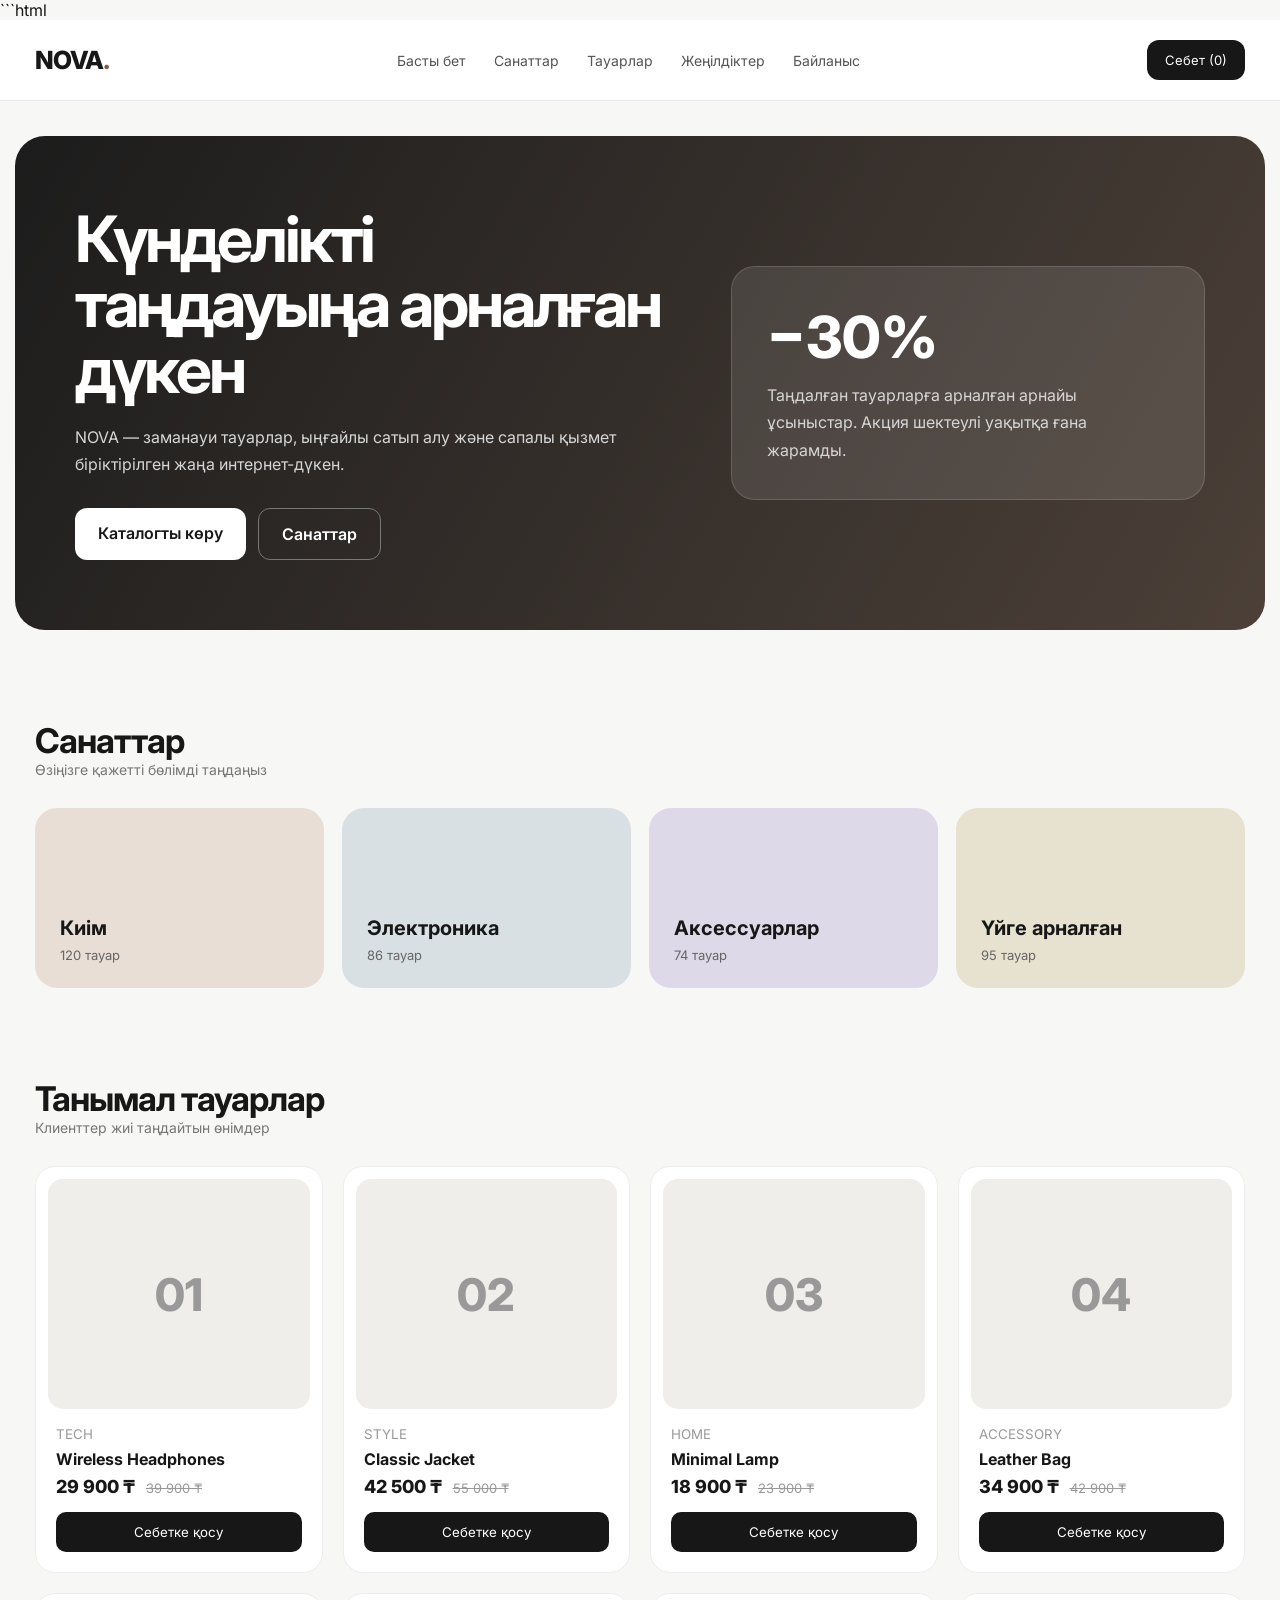
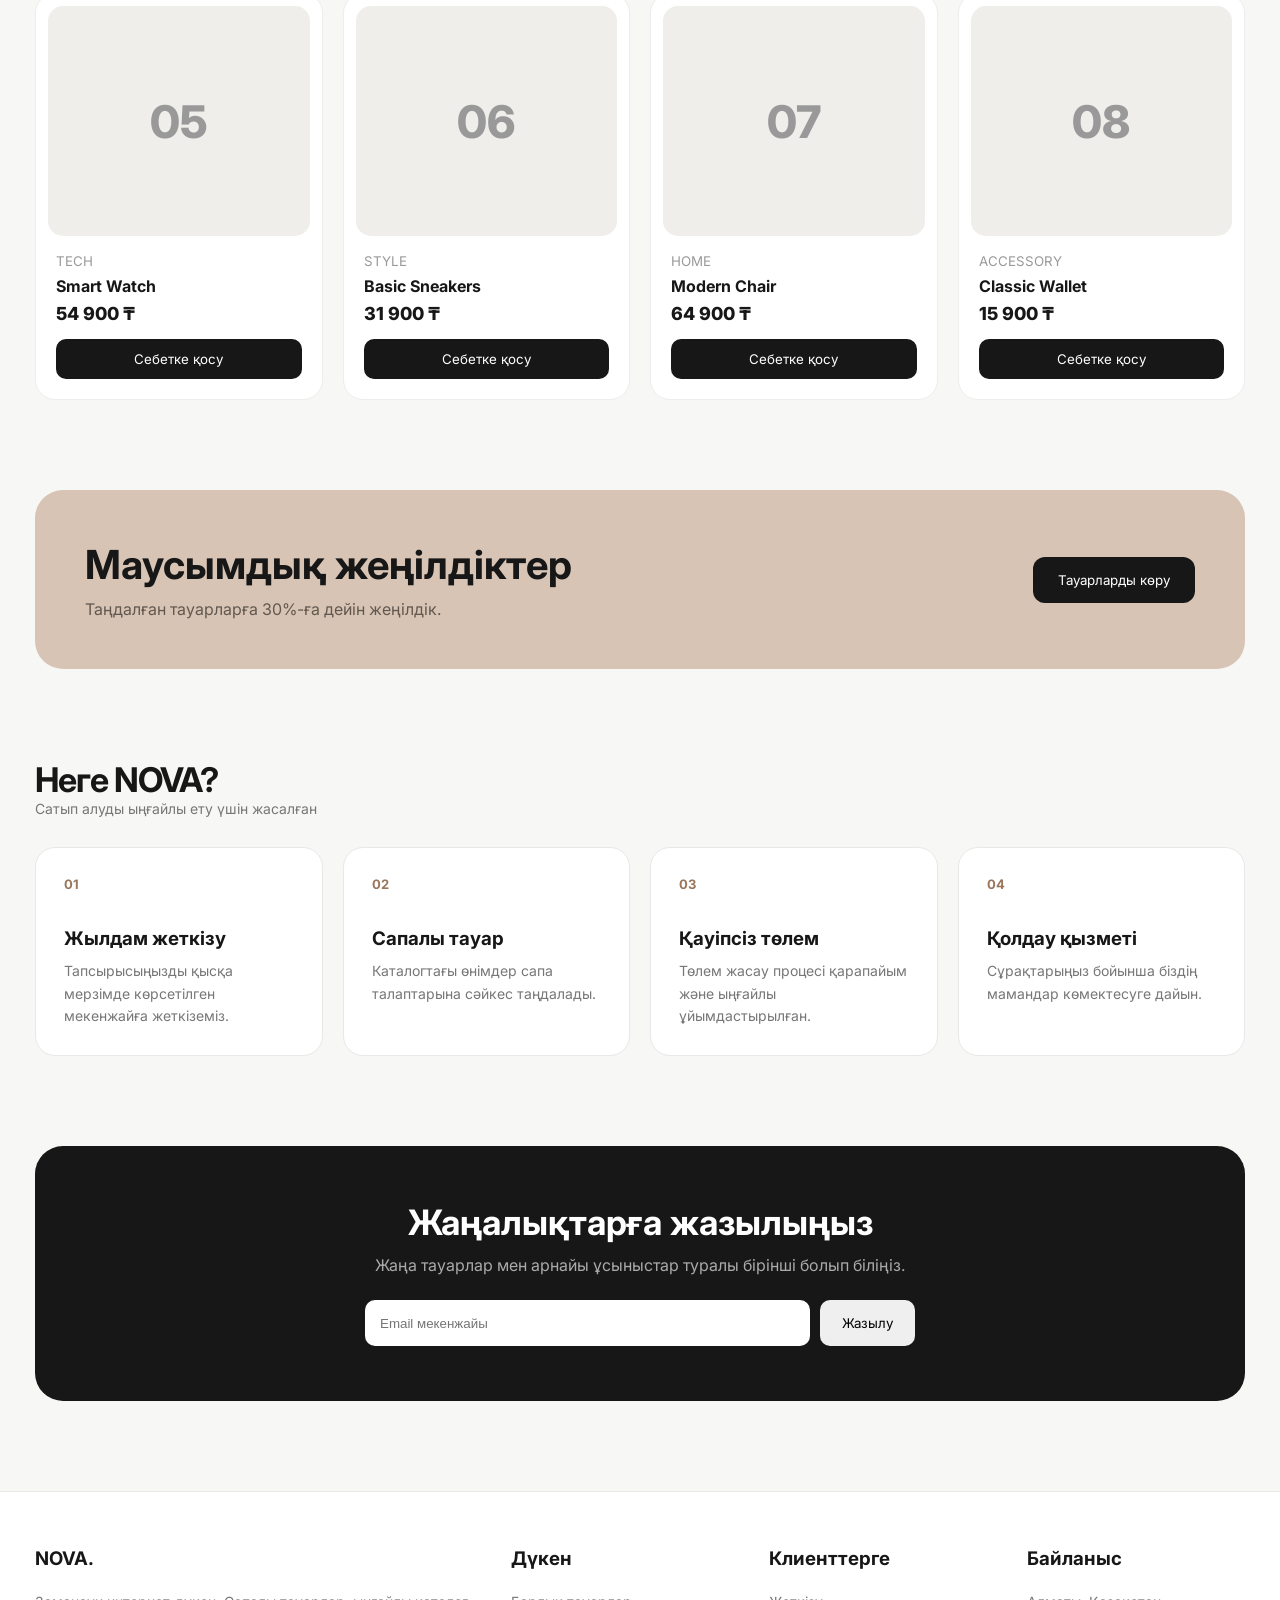
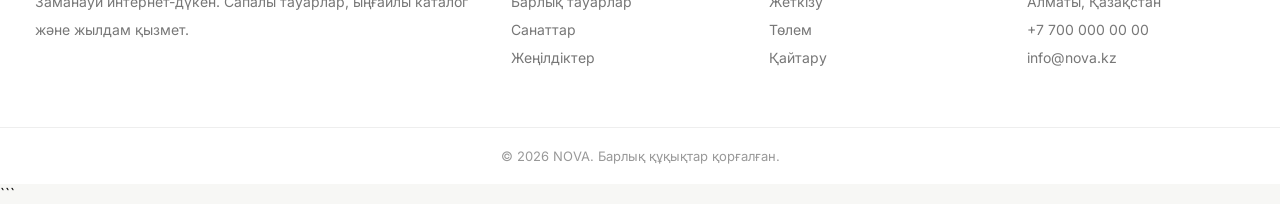
<file: ```html.html>
```html
<!DOCTYPE html>
<html lang="kk">
<head>
    <meta charset="UTF-8">
    <meta name="viewport" content="width=device-width, initial-scale=1.0">
    <title>NOVA SHOP — Интернет-дүкен</title>

    <link rel="preconnect" href="https://fonts.googleapis.com">
    <link rel="preconnect" href="https://fonts.gstatic.com" crossorigin>
    <link href="https://fonts.googleapis.com/css2?family=Inter:wght@400;500;600;700;800&display=swap" rel="stylesheet">

    <style>
        * {
            margin: 0;
            padding: 0;
            box-sizing: border-box;
        }

        html {
            scroll-behavior: smooth;
        }

        body {
            font-family: "Inter", sans-serif;
            background: #f7f7f5;
            color: #171717;
        }

        a {
            text-decoration: none;
            color: inherit;
        }

        button {
            font-family: inherit;
            cursor: pointer;
        }

        header {
            background: #fff;
            border-bottom: 1px solid #e8e8e8;
            position: sticky;
            top: 0;
            z-index: 100;
        }

        .header-inner {
            max-width: 1250px;
            margin: auto;
            padding: 20px;
            display: flex;
            align-items: center;
            justify-content: space-between;
            gap: 30px;
        }

        .logo {
            font-size: 25px;
            font-weight: 800;
            letter-spacing: -1px;
        }

        .logo span {
            color: #7d5a45;
        }

        nav {
            display: flex;
            gap: 28px;
            color: #555;
            font-size: 14px;
        }

        nav a:hover {
            color: #000;
        }

        .cart {
            background: #171717;
            color: #fff;
            border: none;
            padding: 12px 18px;
            border-radius: 12px;
            font-size: 13px;
        }

        .hero {
            max-width: 1250px;
            margin: 35px auto;
            padding: 70px 60px;
            border-radius: 30px;
            background: linear-gradient(120deg, #1c1c1c, #4c4038);
            color: #fff;
            display: grid;
            grid-template-columns: 1.3fr 1fr;
            gap: 40px;
            align-items: center;
        }

        .hero h1 {
            font-size: clamp(40px, 5vw, 68px);
            line-height: 1.02;
            letter-spacing: -3px;
            margin-bottom: 22px;
        }

        .hero p {
            color: #d5d5d5;
            max-width: 550px;
            line-height: 1.7;
            margin-bottom: 30px;
        }

        .hero-buttons {
            display: flex;
            gap: 12px;
            flex-wrap: wrap;
        }

        .btn {
            padding: 15px 23px;
            border-radius: 12px;
            border: none;
            font-weight: 600;
        }

        .btn-light {
            background: #fff;
            color: #171717;
        }

        .btn-outline {
            background: transparent;
            color: #fff;
            border: 1px solid #777;
        }

        .hero-card {
            background: rgba(255,255,255,.1);
            border: 1px solid rgba(255,255,255,.15);
            border-radius: 24px;
            padding: 35px;
        }

        .hero-card .sale {
            font-size: 58px;
            font-weight: 800;
            margin-bottom: 10px;
        }

        .hero-card p {
            margin: 0;
        }

        .section {
            max-width: 1250px;
            margin: 90px auto;
            padding: 0 20px;
        }

        .section-head {
            display: flex;
            justify-content: space-between;
            align-items: end;
            margin-bottom: 30px;
        }

        .section-head h2 {
            font-size: 34px;
            letter-spacing: -1px;
        }

        .section-head p {
            color: #777;
            font-size: 14px;
        }

        .categories {
            display: grid;
            grid-template-columns: repeat(4, 1fr);
            gap: 18px;
        }

        .category {
            min-height: 180px;
            border-radius: 22px;
            padding: 25px;
            display: flex;
            flex-direction: column;
            justify-content: end;
            background: #e8ded5;
            transition: .3s;
        }

        .category:nth-child(2) {
            background: #d9e0e4;
        }

        .category:nth-child(3) {
            background: #ddd9e8;
        }

        .category:nth-child(4) {
            background: #e6e2cf;
        }

        .category:hover {
            transform: translateY(-5px);
        }

        .category h3 {
            font-size: 20px;
            margin-bottom: 7px;
        }

        .category span {
            color: #666;
            font-size: 13px;
        }

        .products {
            display: grid;
            grid-template-columns: repeat(4, 1fr);
            gap: 20px;
        }

        .product {
            background: #fff;
            border-radius: 20px;
            padding: 12px;
            border: 1px solid #ededed;
            transition: .3s;
        }

        .product:hover {
            transform: translateY(-5px);
            box-shadow: 0 15px 35px rgba(0,0,0,.08);
        }

        .product-image {
            height: 230px;
            border-radius: 15px;
            display: flex;
            align-items: center;
            justify-content: center;
            background: #f0eeeb;
            font-size: 45px;
            font-weight: 800;
            color: #999;
        }

        .product-info {
            padding: 17px 8px 8px;
        }

        .product-info small {
            color: #999;
        }

        .product-info h3 {
            margin: 7px 0;
            font-size: 16px;
        }

        .price {
            font-weight: 800;
            font-size: 18px;
        }

        .old-price {
            color: #999;
            text-decoration: line-through;
            font-size: 13px;
            margin-left: 7px;
        }

        .product button {
            width: 100%;
            margin-top: 15px;
            padding: 12px;
            border: none;
            background: #171717;
            color: #fff;
            border-radius: 10px;
        }

        .promo {
            background: #d8c4b5;
            border-radius: 28px;
            padding: 50px;
            display: flex;
            justify-content: space-between;
            align-items: center;
            gap: 30px;
        }

        .promo h2 {
            font-size: 40px;
            margin-bottom: 10px;
        }

        .promo p {
            color: #62584f;
        }

        .promo button {
            background: #171717;
            color: #fff;
            border: none;
            padding: 15px 25px;
            border-radius: 12px;
        }

        .features {
            display: grid;
            grid-template-columns: repeat(4,1fr);
            gap: 20px;
        }

        .feature {
            background: #fff;
            padding: 28px;
            border-radius: 20px;
            border: 1px solid #e8e8e8;
        }

        .feature-number {
            font-size: 13px;
            color: #9a765c;
            font-weight: 700;
            margin-bottom: 35px;
        }

        .feature h3 {
            margin-bottom: 10px;
        }

        .feature p {
            color: #777;
            line-height: 1.6;
            font-size: 14px;
        }

        .newsletter {
            background: #171717;
            color: #fff;
            border-radius: 28px;
            padding: 55px;
            text-align: center;
        }

        .newsletter h2 {
            font-size: 35px;
            margin-bottom: 12px;
        }

        .newsletter p {
            color: #aaa;
            margin-bottom: 25px;
        }

        .newsletter form {
            max-width: 550px;
            margin: auto;
            display: flex;
            gap: 10px;
        }

        .newsletter input {
            flex: 1;
            padding: 15px;
            border-radius: 10px;
            border: none;
        }

        .newsletter button {
            padding: 15px 22px;
            border: none;
            border-radius: 10px;
        }

        footer {
            margin-top: 90px;
            background: #fff;
            border-top: 1px solid #e8e8e8;
        }

        .footer-inner {
            max-width: 1250px;
            margin: auto;
            padding: 55px 20px;
            display: grid;
            grid-template-columns: 2fr 1fr 1fr 1fr;
            gap: 40px;
        }

        footer h3 {
            margin-bottom: 18px;
        }

        footer p,
        footer a {
            color: #777;
            font-size: 14px;
            line-height: 2;
        }

        .copyright {
            border-top: 1px solid #eee;
            padding: 20px;
            text-align: center;
            color: #999;
            font-size: 13px;
        }

        @media(max-width: 900px) {
            nav {
                display: none;
            }

            .hero {
                grid-template-columns: 1fr;
                padding: 40px 25px;
            }

            .categories,
            .products,
            .features {
                grid-template-columns: repeat(2,1fr);
            }

            .footer-inner {
                grid-template-columns: repeat(2,1fr);
            }
        }

        @media(max-width: 550px) {
            .categories,
            .products,
            .features,
            .footer-inner {
                grid-template-columns: 1fr;
            }

            .promo,
            .newsletter {
                padding: 30px 20px;
            }

            .newsletter form {
                flex-direction: column;
            }
        }
    </style>
</head>

<body>

<header>
    <div class="header-inner">
        <a href="#" class="logo">NOVA<span>.</span></a>

        <nav>
            <a href="#home">Басты бет</a>
            <a href="#categories">Санаттар</a>
            <a href="#products">Тауарлар</a>
            <a href="#sale">Жеңілдіктер</a>
            <a href="#contact">Байланыс</a>
        </nav>

        <button class="cart">Себет (<span id="cartCount">0</span>)</button>
    </div>
</header>

<main>

<section class="hero" id="home">
    <div>
        <h1>Күнделікті таңдауыңа арналған дүкен</h1>
        <p>
            NOVA — заманауи тауарлар, ыңғайлы сатып алу және сапалы қызмет
            біріктірілген жаңа интернет-дүкен.
        </p>

        <div class="hero-buttons">
            <a href="#products" class="btn btn-light">Каталогты көру</a>
            <a href="#categories" class="btn btn-outline">Санаттар</a>
        </div>
    </div>

    <div class="hero-card">
        <div class="sale">−30%</div>
        <p>Таңдалған тауарларға арналған арнайы ұсыныстар. Акция шектеулі уақытқа ғана жарамды.</p>
    </div>
</section>

<section class="section" id="categories">
    <div class="section-head">
        <div>
            <h2>Санаттар</h2>
            <p>Өзіңізге қажетті бөлімді таңдаңыз</p>
        </div>
    </div>

    <div class="categories">
        <div class="category">
            <h3>Киім</h3>
            <span>120 тауар</span>
        </div>

        <div class="category">
            <h3>Электроника</h3>
            <span>86 тауар</span>
        </div>

        <div class="category">
            <h3>Аксессуарлар</h3>
            <span>74 тауар</span>
        </div>

        <div class="category">
            <h3>Үйге арналған</h3>
            <span>95 тауар</span>
        </div>
    </div>
</section>

<section class="section" id="products">
    <div class="section-head">
        <div>
            <h2>Танымал тауарлар</h2>
            <p>Клиенттер жиі таңдайтын өнімдер</p>
        </div>
    </div>

    <div class="products">

        <div class="product">
            <div class="product-image">01</div>
            <div class="product-info">
                <small>TECH</small>
                <h3>Wireless Headphones</h3>
                <span class="price">29 900 ₸</span>
                <span class="old-price">39 900 ₸</span>
                <button onclick="addToCart(this)">Себетке қосу</button>
            </div>
        </div>

        <div class="product">
            <div class="product-image">02</div>
            <div class="product-info">
                <small>STYLE</small>
                <h3>Classic Jacket</h3>
                <span class="price">42 500 ₸</span>
                <span class="old-price">55 000 ₸</span>
                <button onclick="addToCart(this)">Себетке қосу</button>
            </div>
        </div>

        <div class="product">
            <div class="product-image">03</div>
            <div class="product-info">
                <small>HOME</small>
                <h3>Minimal Lamp</h3>
                <span class="price">18 900 ₸</span>
                <span class="old-price">23 900 ₸</span>
                <button onclick="addToCart(this)">Себетке қосу</button>
            </div>
        </div>

        <div class="product">
            <div class="product-image">04</div>
            <div class="product-info">
                <small>ACCESSORY</small>
                <h3>Leather Bag</h3>
                <span class="price">34 900 ₸</span>
                <span class="old-price">42 900 ₸</span>
                <button onclick="addToCart(this)">Себетке қосу</button>
            </div>
        </div>

        <div class="product">
            <div class="product-image">05</div>
            <div class="product-info">
                <small>TECH</small>
                <h3>Smart Watch</h3>
                <span class="price">54 900 ₸</span>
                <button onclick="addToCart(this)">Себетке қосу</button>
            </div>
        </div>

        <div class="product">
            <div class="product-image">06</div>
            <div class="product-info">
                <small>STYLE</small>
                <h3>Basic Sneakers</h3>
                <span class="price">31 900 ₸</span>
                <button onclick="addToCart(this)">Себетке қосу</button>
            </div>
        </div>

        <div class="product">
            <div class="product-image">07</div>
            <div class="product-info">
                <small>HOME</small>
                <h3>Modern Chair</h3>
                <span class="price">64 900 ₸</span>
                <button onclick="addToCart(this)">Себетке қосу</button>
            </div>
        </div>

        <div class="product">
            <div class="product-image">08</div>
            <div class="product-info">
                <small>ACCESSORY</small>
                <h3>Classic Wallet</h3>
                <span class="price">15 900 ₸</span>
                <button onclick="addToCart(this)">Себетке қосу</button>
            </div>
        </div>

    </div>
</section>

<section class="section" id="sale">
    <div class="promo">
        <div>
            <h2>Маусымдық жеңілдіктер</h2>
            <p>Таңдалған тауарларға 30%-ға дейін жеңілдік.</p>
        </div>

        <button onclick="document.getElementById('products').scrollIntoView()">
            Тауарларды көру
        </button>
    </div>
</section>

<section class="section">
    <div class="section-head">
        <div>
            <h2>Неге NOVA?</h2>
            <p>Сатып алуды ыңғайлы ету үшін жасалған</p>
        </div>
    </div>

    <div class="features">
        <div class="feature">
            <div class="feature-number">01</div>
            <h3>Жылдам жеткізу</h3>
            <p>Тапсырысыңызды қысқа мерзімде көрсетілген мекенжайға жеткіземіз.</p>
        </div>

        <div class="feature">
            <div class="feature-number">02</div>
            <h3>Сапалы тауар</h3>
            <p>Каталогтағы өнімдер сапа талаптарына сәйкес таңдалады.</p>
        </div>

        <div class="feature">
            <div class="feature-number">03</div>
            <h3>Қауіпсіз төлем</h3>
            <p>Төлем жасау процесі қарапайым және ыңғайлы ұйымдастырылған.</p>
        </div>

        <div class="feature">
            <div class="feature-number">04</div>
            <h3>Қолдау қызметі</h3>
            <p>Сұрақтарыңыз бойынша біздің мамандар көмектесуге дайын.</p>
        </div>
    </div>
</section>

<section class="section">
    <div class="newsletter">
        <h2>Жаңалықтарға жазылыңыз</h2>
        <p>Жаңа тауарлар мен арнайы ұсыныстар туралы бірінші болып біліңіз.</p>

        <form onsubmit="subscribe(event)">
            <input type="email" placeholder="Email мекенжайы" required>
            <button type="submit">Жазылу</button>
        </form>
    </div>
</section>

</main>

<footer id="contact">
    <div class="footer-inner">

        <div>
            <h3>NOVA.</h3>
            <p>
                Заманауи интернет-дүкен. Сапалы тауарлар,
                ыңғайлы каталог және жылдам қызмет.
            </p>
        </div>

        <div>
            <h3>Дүкен</h3>
            <a href="#products">Барлық тауарлар</a><br>
            <a href="#categories">Санаттар</a><br>
            <a href="#sale">Жеңілдіктер</a>
        </div>

        <div>
            <h3>Клиенттерге</h3>
            <a href="#">Жеткізу</a><br>
            <a href="#">Төлем</a><br>
            <a href="#">Қайтару</a>
        </div>

        <div>
            <h3>Байланыс</h3>
            <p>Алматы, Қазақстан</p>
            <p>+7 700 000 00 00</p>
            <p>info@nova.kz</p>
        </div>

    </div>

    <div class="copyright">
        © 2026 NOVA. Барлық құқықтар қорғалған.
    </div>
</footer>

<script>
    let cartCount = 0;

    function addToCart(button) {
        cartCount++;
        document.getElementById("cartCount").textContent = cartCount;

        const oldText = button.textContent;
        button.textContent = "Қосылды";
        button.style.background = "#7d5a45";

        setTimeout(() => {
            button.textContent = oldText;
            button.style.background = "#171717";
        }, 1200);
    }

    function subscribe(event) {
        event.preventDefault();
        alert("Сіз жаңалықтарға сәтті жазылдыңыз.");
    }
</script>

</body>
</html>
```
</file>
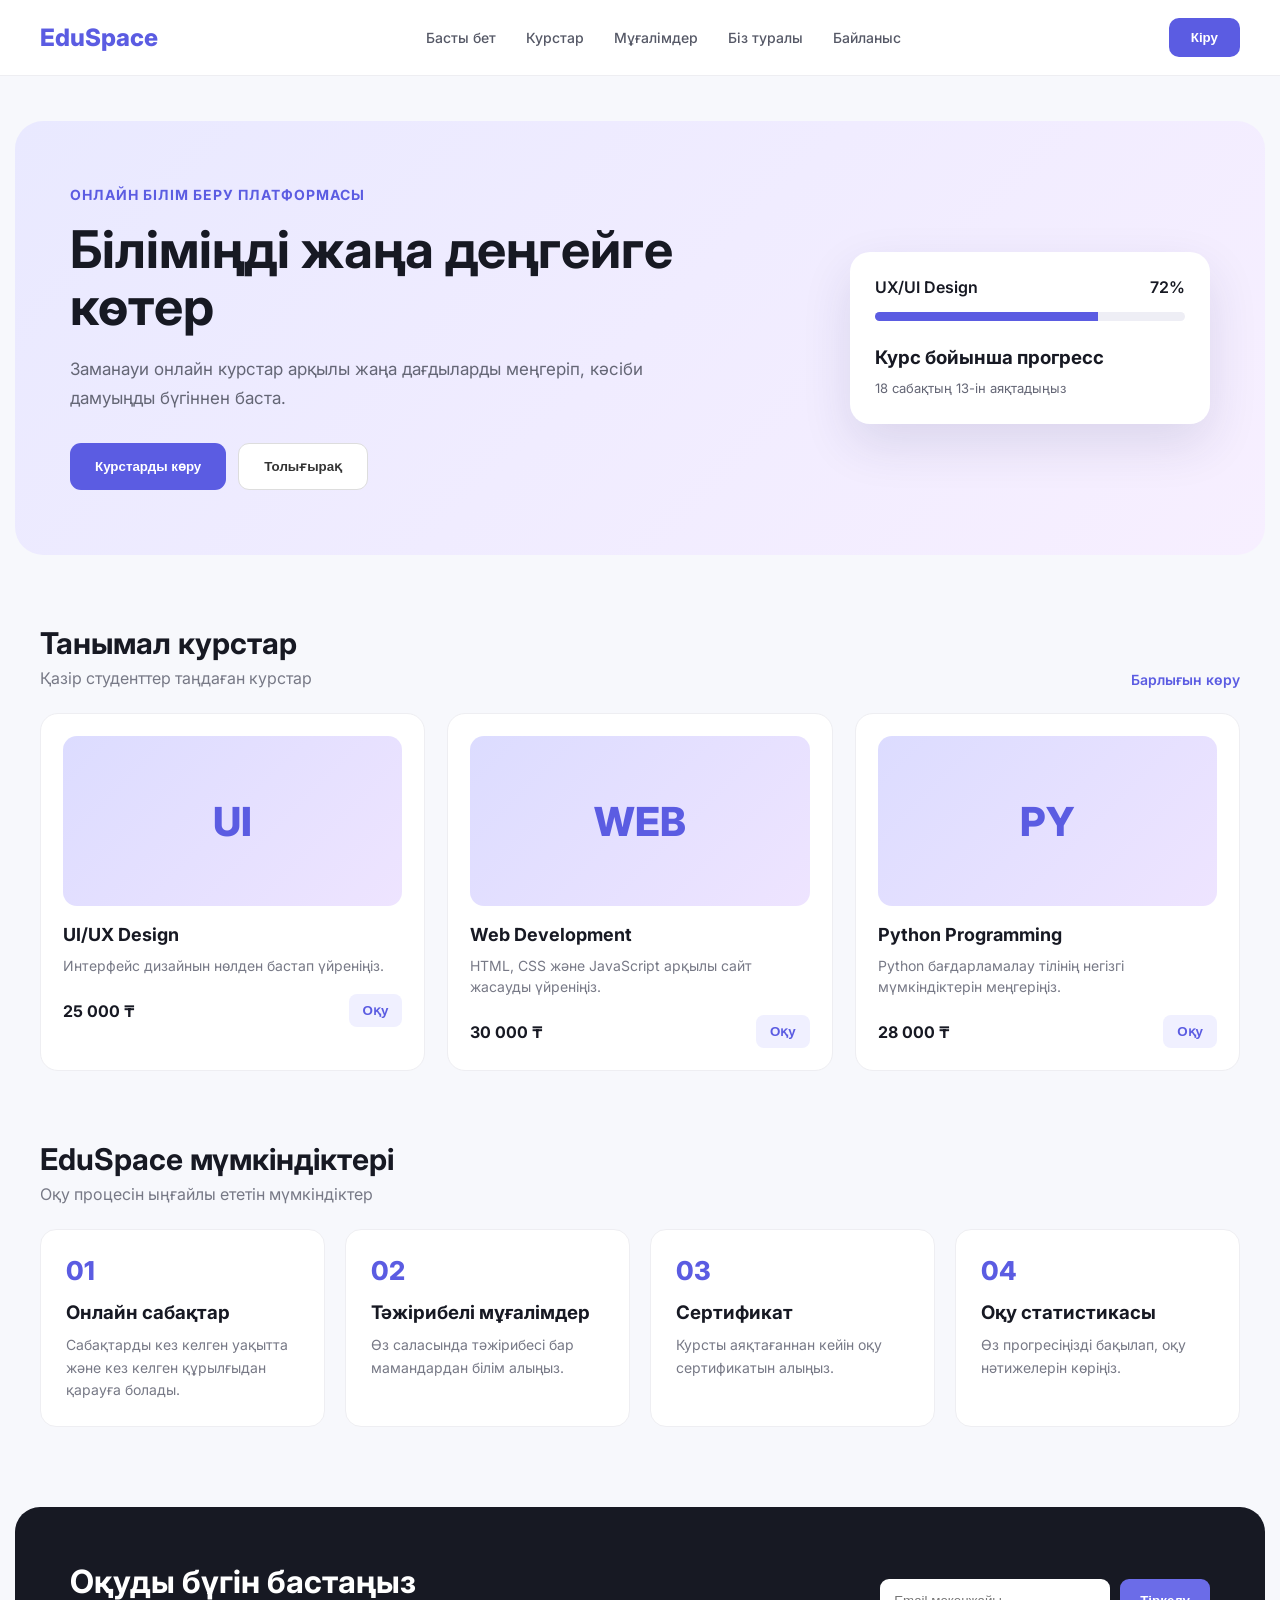
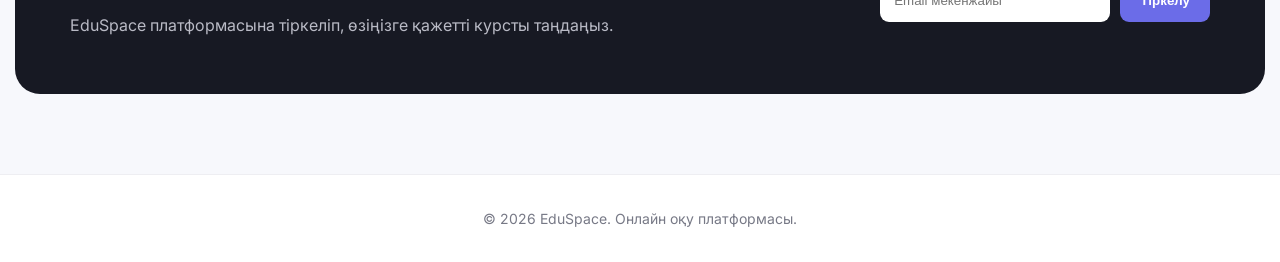
<file: Untitled-1.html>
<!DOCTYPE html>
<html lang="kk">
<head>
    <meta charset="UTF-8">
    <meta name="viewport" content="width=device-width, initial-scale=1.0">

    <title>EduSpace — Онлайн оқу платформасы</title>

    <link rel="preconnect" href="https://fonts.googleapis.com">
    <link rel="preconnect" href="https://fonts.gstatic.com" crossorigin>
    <link href="https://fonts.googleapis.com/css2?family=Inter:wght@400;500;600;700;800&display=swap" rel="stylesheet">

    <style>

        * {
            margin: 0;
            padding: 0;
            box-sizing: border-box;
        }

        body {
            font-family: "Inter", sans-serif;
            background: #f7f8fc;
            color: #171923;
        }

        header {
            width: 100%;
            background: white;
            border-bottom: 1px solid #eeeef2;
            position: sticky;
            top: 0;
            z-index: 100;
        }

        .navbar {
            max-width: 1250px;
            margin: auto;
            height: 75px;
            display: flex;
            align-items: center;
            justify-content: space-between;
            padding: 0 25px;
        }

        .logo {
            font-size: 24px;
            font-weight: 800;
            color: #5b5ce2;
        }

        .nav {
            display: flex;
            gap: 30px;
        }

        .nav a {
            text-decoration: none;
            color: #555866;
            font-size: 14px;
            font-weight: 500;
            transition: 0.3s;
        }

        .nav a:hover {
            color: #5b5ce2;
        }

        .login-btn {
            background: #5b5ce2;
            color: white;
            border: none;
            padding: 12px 22px;
            border-radius: 10px;
            cursor: pointer;
            font-weight: 600;
        }

        .hero {
            max-width: 1250px;
            margin: 45px auto;
            padding: 65px 55px;
            border-radius: 28px;
            background: linear-gradient(135deg, #e9e9ff, #f7efff);
            display: flex;
            align-items: center;
            justify-content: space-between;
            gap: 50px;
        }

        .hero-text {
            max-width: 620px;
        }

        .hero-label {
            color: #5b5ce2;
            font-size: 14px;
            font-weight: 700;
            margin-bottom: 18px;
            text-transform: uppercase;
            letter-spacing: 1px;
        }

        .hero h1 {
            font-size: 52px;
            line-height: 1.1;
            margin-bottom: 20px;
        }

        .hero p {
            color: #646675;
            font-size: 17px;
            line-height: 1.7;
            margin-bottom: 30px;
        }

        .hero-buttons {
            display: flex;
            gap: 12px;
        }

        .primary {
            background: #5b5ce2;
            color: white;
            border: none;
            padding: 15px 25px;
            border-radius: 11px;
            font-weight: 600;
            cursor: pointer;
        }

        .secondary {
            background: white;
            color: #333;
            border: 1px solid #ddd;
            padding: 15px 25px;
            border-radius: 11px;
            font-weight: 600;
            cursor: pointer;
        }

        .hero-card {
            width: 360px;
            background: white;
            padding: 25px;
            border-radius: 20px;
            box-shadow: 0 20px 50px rgba(45, 45, 100, 0.12);
        }

        .progress-title {
            display: flex;
            justify-content: space-between;
            margin-bottom: 15px;
            font-weight: 600;
        }

        .progress {
            height: 9px;
            background: #eeeef5;
            border-radius: 10px;
            overflow: hidden;
        }

        .progress span {
            display: block;
            width: 72%;
            height: 100%;
            background: #5b5ce2;
        }

        .course-info {
            margin-top: 25px;
        }

        .course-info h3 {
            margin-bottom: 8px;
        }

        .course-info p {
            font-size: 13px;
            margin: 0;
        }

        .section {
            max-width: 1250px;
            margin: 70px auto;
            padding: 0 25px;
        }

        .section-header {
            display: flex;
            align-items: end;
            justify-content: space-between;
            margin-bottom: 25px;
        }

        .section-header h2 {
            font-size: 30px;
        }

        .section-header p {
            color: #777986;
            margin-top: 7px;
        }

        .view-all {
            color: #5b5ce2;
            font-size: 14px;
            font-weight: 600;
        }

        .courses {
            display: grid;
            grid-template-columns: repeat(3, 1fr);
            gap: 22px;
        }

        .course {
            background: white;
            border-radius: 18px;
            padding: 22px;
            border: 1px solid #eeeef2;
            transition: 0.3s;
        }

        .course:hover {
            transform: translateY(-5px);
            box-shadow: 0 15px 35px rgba(0,0,0,0.07);
        }

        .course-image {
            height: 170px;
            border-radius: 14px;
            background: linear-gradient(135deg, #dcdcff, #eee4ff);
            display: flex;
            align-items: center;
            justify-content: center;
            font-size: 40px;
            color: #5b5ce2;
            font-weight: 800;
            margin-bottom: 18px;
        }

        .course h3 {
            font-size: 18px;
            margin-bottom: 10px;
        }

        .course p {
            color: #777986;
            font-size: 14px;
            line-height: 1.5;
            margin-bottom: 18px;
        }

        .course-bottom {
            display: flex;
            justify-content: space-between;
            align-items: center;
        }

        .price {
            font-weight: 700;
        }

        .course-btn {
            border: none;
            background: #f0f0ff;
            color: #5b5ce2;
            padding: 9px 14px;
            border-radius: 8px;
            font-weight: 600;
            cursor: pointer;
        }

        .features {
            display: grid;
            grid-template-columns: repeat(4, 1fr);
            gap: 20px;
        }

        .feature {
            background: white;
            padding: 25px;
            border-radius: 16px;
            border: 1px solid #eeeef2;
        }

        .feature-number {
            font-size: 26px;
            font-weight: 800;
            color: #5b5ce2;
            margin-bottom: 15px;
        }

        .feature h3 {
            margin-bottom: 10px;
        }

        .feature p {
            color: #777986;
            font-size: 14px;
            line-height: 1.6;
        }

        .registration {
            max-width: 1250px;
            margin: 80px auto;
            padding: 55px;
            background: #171923;
            border-radius: 25px;
            color: white;
            display: flex;
            justify-content: space-between;
            align-items: center;
            gap: 40px;
        }

        .registration h2 {
            font-size: 32px;
            margin-bottom: 12px;
        }

        .registration p {
            color: #b9bac5;
            line-height: 1.6;
        }

        .form {
            display: flex;
            gap: 10px;
        }

        .form input {
            width: 230px;
            padding: 14px;
            border: none;
            border-radius: 9px;
            outline: none;
        }

        .form button {
            background: #6b6ce8;
            color: white;
            border: none;
            border-radius: 9px;
            padding: 14px 20px;
            font-weight: 600;
            cursor: pointer;
        }

        footer {
            background: white;
            border-top: 1px solid #eeeef2;
            padding: 35px 20px;
            text-align: center;
            color: #777986;
            font-size: 14px;
        }

        @media (max-width: 900px) {

            .nav {
                display: none;
            }

            .hero {
                margin: 25px 15px;
                padding: 40px 25px;
                flex-direction: column;
                align-items: flex-start;
            }

            .hero h1 {
                font-size: 38px;
            }

            .hero-card {
                width: 100%;
            }

            .courses {
                grid-template-columns: 1fr;
            }

            .features {
                grid-template-columns: 1fr 1fr;
            }

            .registration {
                margin: 50px 15px;
                padding: 35px 25px;
                flex-direction: column;
                align-items: flex-start;
            }

            .form {
                width: 100%;
                flex-direction: column;
            }

            .form input {
                width: 100%;
            }
        }

        @media (max-width: 500px) {

            .features {
                grid-template-columns: 1fr;
            }

            .hero-buttons {
                flex-direction: column;
            }

            .primary,
            .secondary {
                width: 100%;
            }
        }

    </style>
</head>

<body>

<header>

    <div class="navbar">

        <div class="logo">
            EduSpace
        </div>

        <nav class="nav">
            <a href="#">Басты бет</a>
            <a href="#">Курстар</a>
            <a href="#">Мұғалімдер</a>
            <a href="#">Біз туралы</a>
            <a href="#">Байланыс</a>
        </nav>

        <button class="login-btn">
            Кіру
        </button>

    </div>

</header>


<section class="hero">

    <div class="hero-text">

        <div class="hero-label">
            Онлайн білім беру платформасы
        </div>

        <h1>
            Біліміңді жаңа деңгейге көтер
        </h1>

        <p>
            Заманауи онлайн курстар арқылы жаңа дағдыларды
            меңгеріп, кәсіби дамуыңды бүгіннен баста.
        </p>

        <div class="hero-buttons">

            <button class="primary">
                Курстарды көру
            </button>

            <button class="secondary">
                Толығырақ
            </button>

        </div>

    </div>


    <div class="hero-card">

        <div class="progress-title">
            <span>UX/UI Design</span>
            <span>72%</span>
        </div>

        <div class="progress">
            <span></span>
        </div>

        <div class="course-info">

            <h3>
                Курс бойынша прогресс
            </h3>

            <p>
                18 сабақтың 13-ін аяқтадыңыз
            </p>

        </div>

    </div>

</section>


<section class="section">

    <div class="section-header">

        <div>
            <h2>Танымал курстар</h2>

            <p>
                Қазір студенттер таңдаған курстар
            </p>
        </div>

        <div class="view-all">
            Барлығын көру
        </div>

    </div>


    <div class="courses">


        <div class="course">

            <div class="course-image">
                UI
            </div>

            <h3>
                UI/UX Design
            </h3>

            <p>
                Интерфейс дизайнын нөлден бастап үйреніңіз.
            </p>

            <div class="course-bottom">

                <span class="price">
                    25 000 ₸
                </span>

                <button class="course-btn">
                    Оқу
                </button>

            </div>

        </div>


        <div class="course">

            <div class="course-image">
                WEB
            </div>

            <h3>
                Web Development
            </h3>

            <p>
                HTML, CSS және JavaScript арқылы сайт жасауды үйреніңіз.
            </p>

            <div class="course-bottom">

                <span class="price">
                    30 000 ₸
                </span>

                <button class="course-btn">
                    Оқу
                </button>

            </div>

        </div>


        <div class="course">

            <div class="course-image">
                PY
            </div>

            <h3>
                Python Programming
            </h3>

            <p>
                Python бағдарламалау тілінің негізгі мүмкіндіктерін меңгеріңіз.
            </p>

            <div class="course-bottom">

                <span class="price">
                    28 000 ₸
                </span>

                <button class="course-btn">
                    Оқу
                </button>

            </div>

        </div>


    </div>

</section>


<section class="section">

    <div class="section-header">

        <div>

            <h2>
                EduSpace мүмкіндіктері
            </h2>

            <p>
                Оқу процесін ыңғайлы ететін мүмкіндіктер
            </p>

        </div>

    </div>


    <div class="features">


        <div class="feature">

            <div class="feature-number">
                01
            </div>

            <h3>
                Онлайн сабақтар
            </h3>

            <p>
                Сабақтарды кез келген уақытта және кез келген
                құрылғыдан қарауға болады.
            </p>

        </div>


        <div class="feature">

            <div class="feature-number">
                02
            </div>

            <h3>
                Тәжірибелі мұғалімдер
            </h3>

            <p>
                Өз саласында тәжірибесі бар мамандардан білім алыңыз.
            </p>

        </div>


        <div class="feature">

            <div class="feature-number">
                03
            </div>

            <h3>
                Сертификат
            </h3>

            <p>
                Курсты аяқтағаннан кейін оқу сертификатын алыңыз.
            </p>

        </div>


        <div class="feature">

            <div class="feature-number">
                04
            </div>

            <h3>
                Оқу статистикасы
            </h3>

            <p>
                Өз прогресіңізді бақылап, оқу нәтижелерін көріңіз.
            </p>

        </div>


    </div>

</section>


<section class="registration">

    <div>

        <h2>
            Оқуды бүгін бастаңыз
        </h2>

        <p>
            EduSpace платформасына тіркеліп,
            өзіңізге қажетті курсты таңдаңыз.
        </p>

    </div>


    <form class="form">

        <input
            type="email"
            placeholder="Email мекенжайы"
        >

        <button type="submit">
            Тіркелу
        </button>

    </form>

</section>


<footer>

    © 2026 EduSpace. Онлайн оқу платформасы.

</footer>

</body>
</html>
</file>
